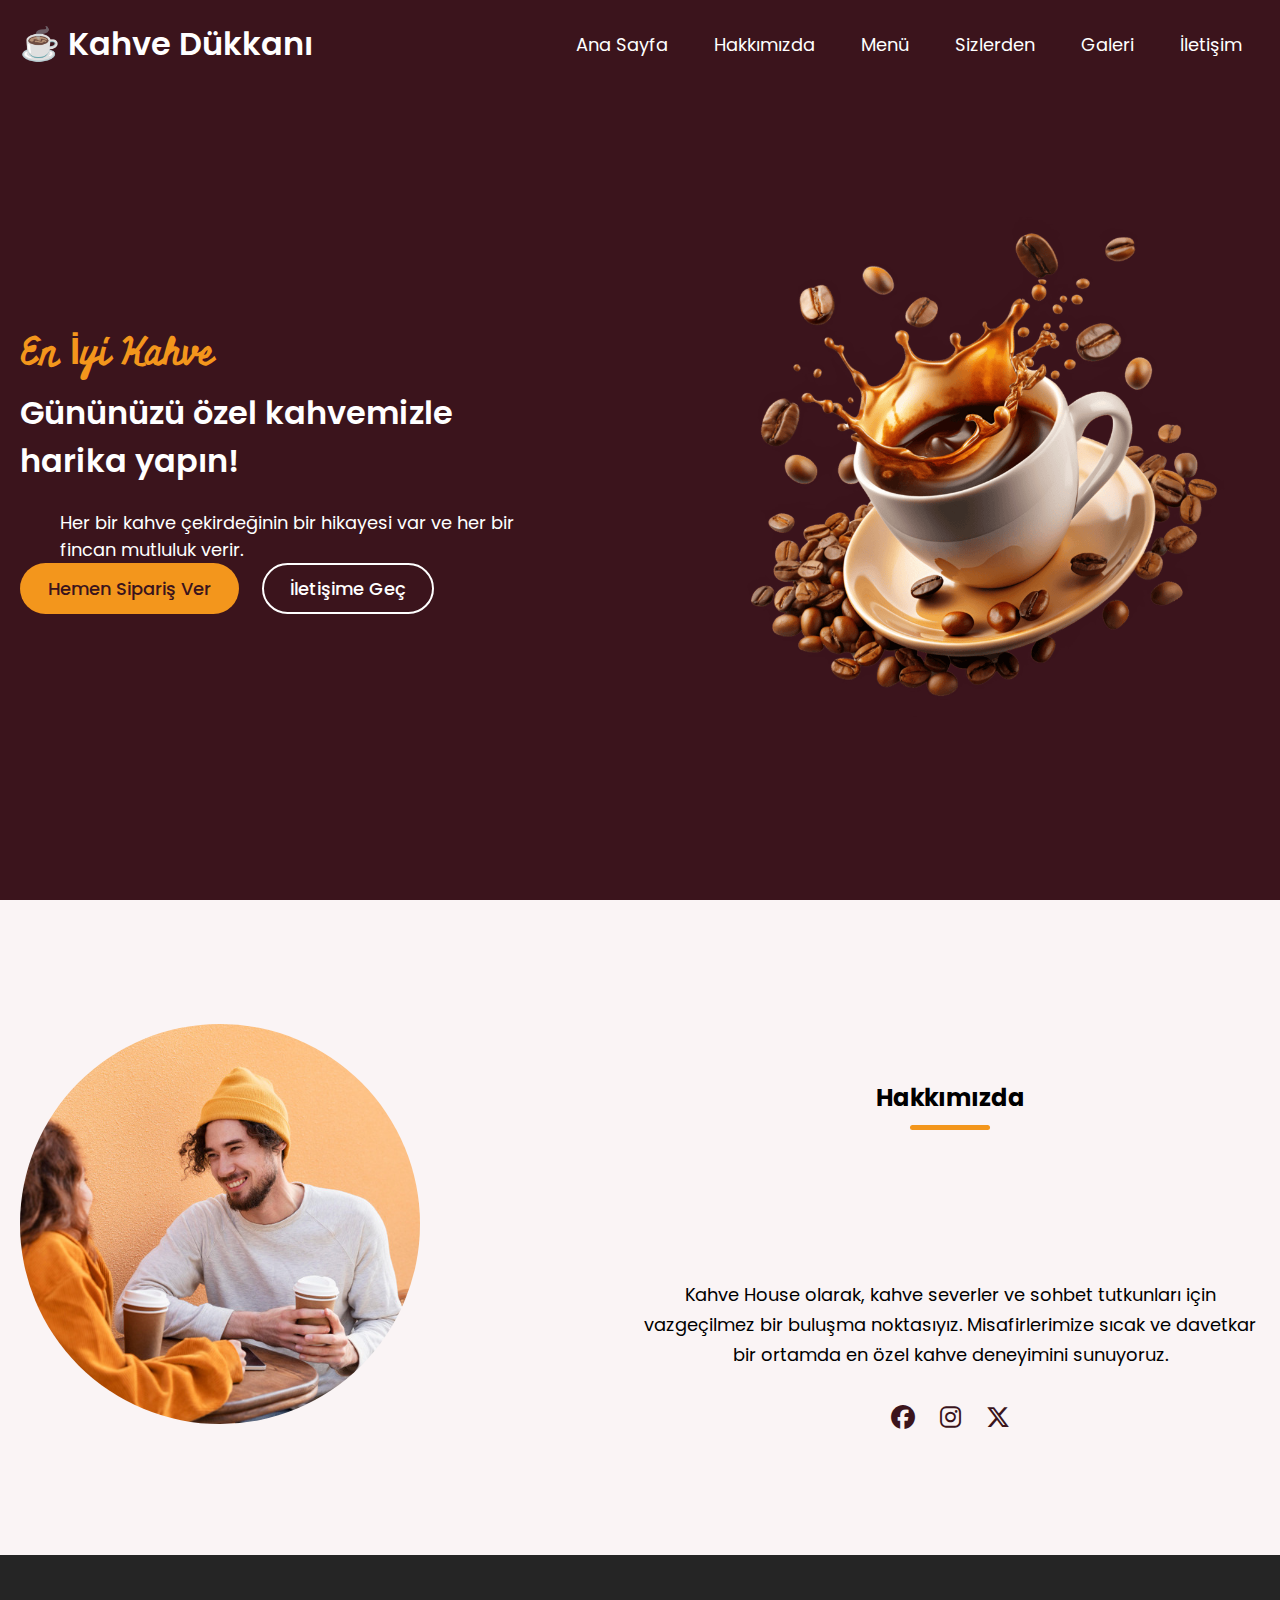
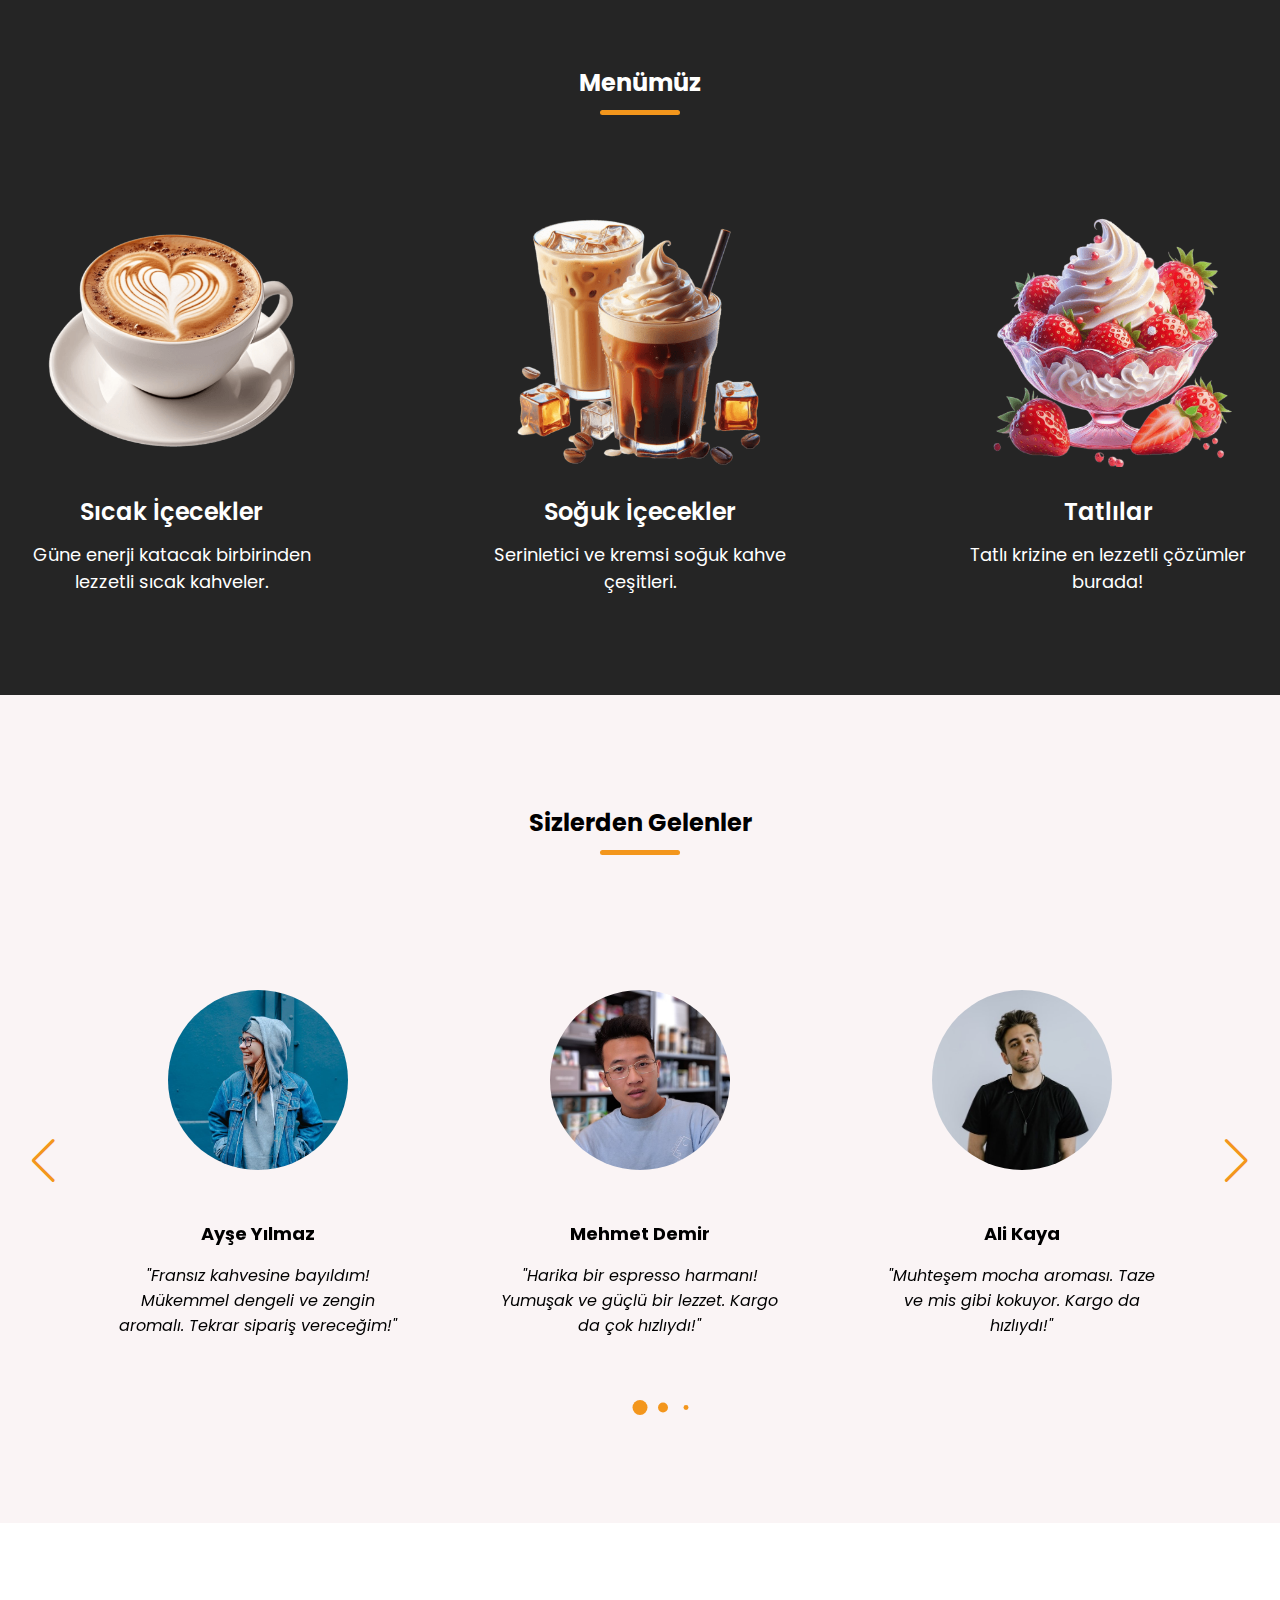
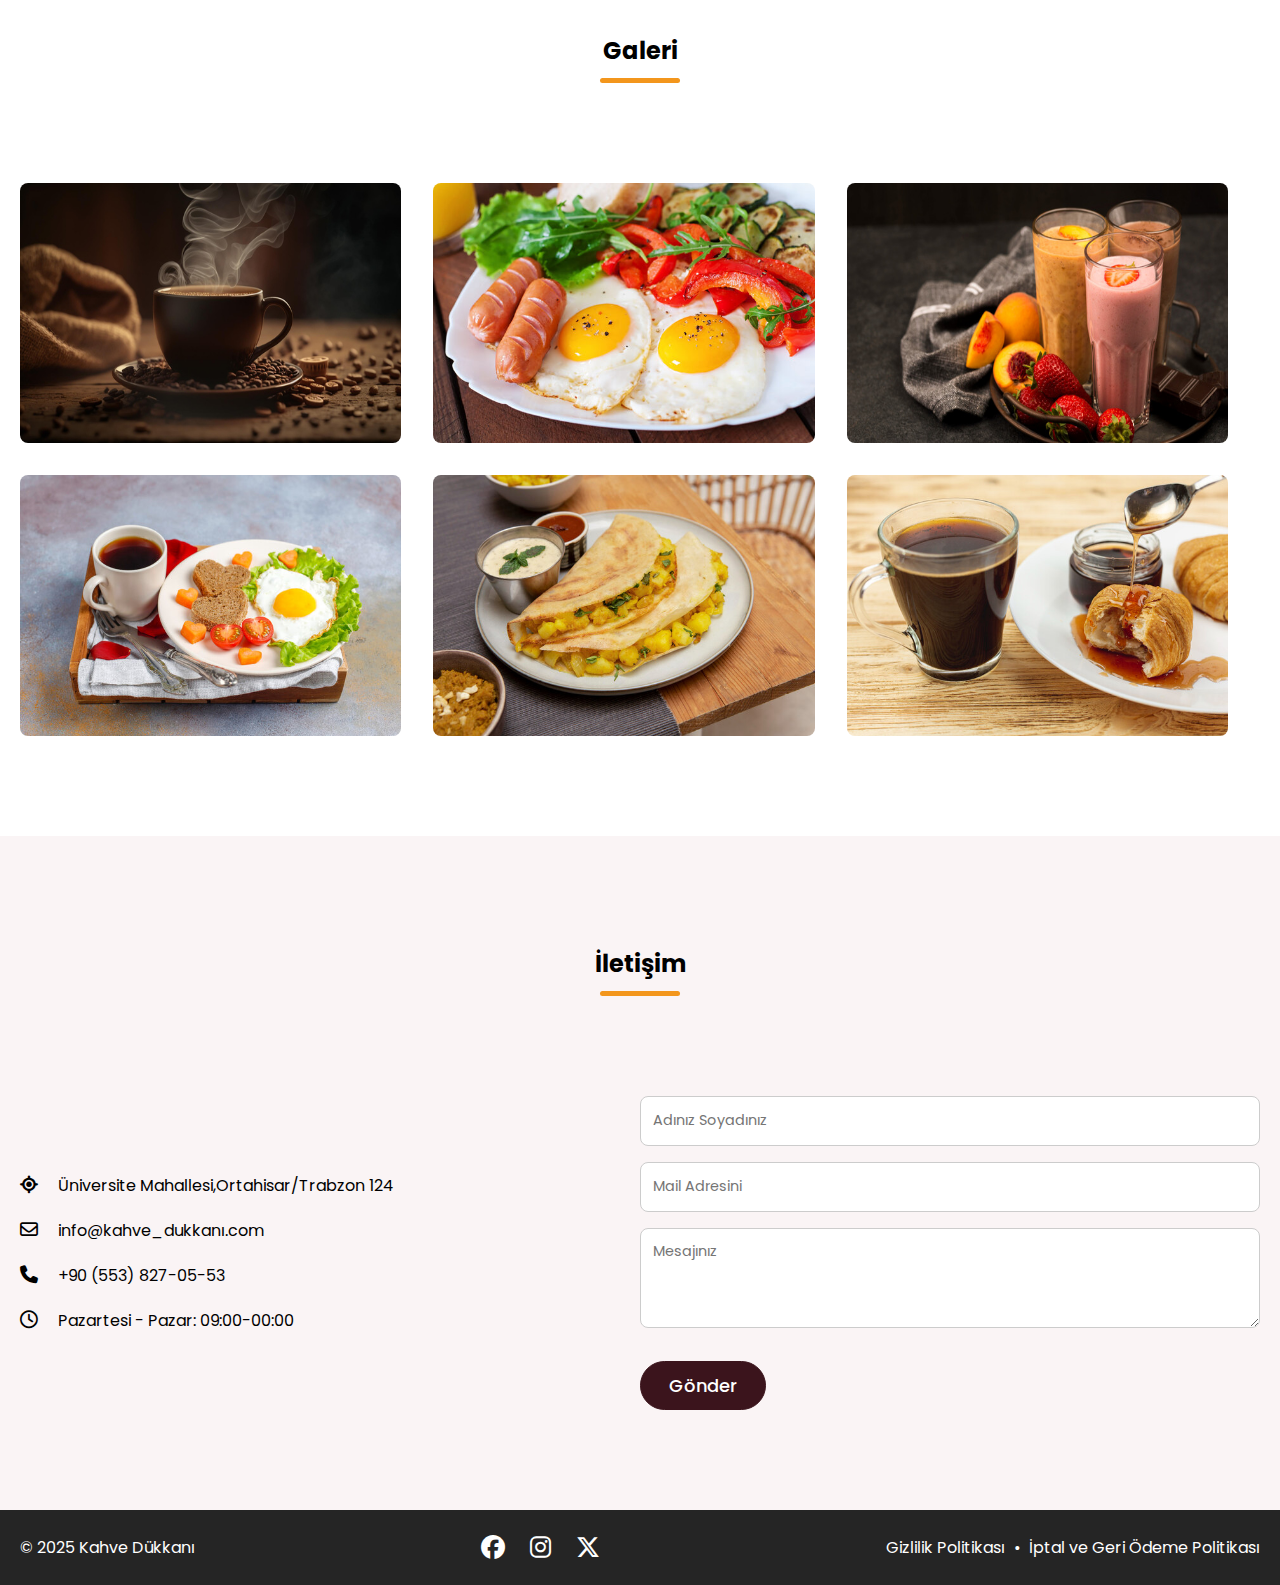
<file: index.html>
<!DOCTYPE html>
<html lang="tr">
  <head>
    <meta charset="UTF-8" />
    <meta name="viewport" content="width=device-width, initial-scale=1.0" />
    <title>Kahve Dükkanı</title>
    <link rel="stylesheet" href="https://cdnjs.cloudflare.com/ajax/libs/font-awesome/6.6.0/css/all.min.css" />
    <link rel="stylesheet" href="https://cdn.jsdelivr.net/npm/swiper@11/swiper-bundle.min.css" />
    <link rel="stylesheet" href="style.css" />
  </head>
  <body>
    <!-- Header / Navbar -->
    <header>
        <nav class="navbar">
          <a href="#" class="nav-logo">
            <h2 class="logo-text">☕ Kahve Dükkanı</h2>
          </a>
          <ul class="nav-menu">
            <button id="menu-close-button" class="fas fa-times"></button>
            <li class="nav-item">
              <a href="#" class="nav-link">Ana Sayfa</a>
            </li>
            <li class="nav-item">
              <a href="#about" class="nav-link">Hakkımızda</a>
            </li>
            <li class="nav-item">
              <a href="#menu" class="nav-link">Menü</a>
            </li>
            <li class="nav-item">
              <a href="#testimonials" class="nav-link">Sizlerden</a>
            </li>
            <li class="nav-item">
              <a href="#gallery" class="nav-link">Galeri</a>
            </li>
            <li class="nav-item">
              <a href="#contact" class="nav-link">İletişim</a>
            </li>
          </ul>
          <button id="menu-open-button" class="fas fa-bars"></button>
        </nav>
      </header>

      <!-- başlangıç Bölüm -->
      <main>
        <section class="hero-section">
            <div class="section-content">
                <div class="hero-details">
                    <h2 class="title">En İyi Kahve</h2>
                    <h3 class="subtitle">Gününüzü özel kahvemizle harika yapın!</h3>
                    <p class="description">Her bir kahve çekirdeğinin bir hikayesi var ve her bir fincan mutluluk verir.</p>

                    <div class="buttons">
                        <a href="#" class="button order-now">Hemen Sipariş Ver</a>
                        <a href="#contact" class="button contact-us">İletişime Geç</a>
                    </div>
                </div>
                <div class="hero-image-wrapper">
                    <img src="images/coffee-hero-section.png" alt="Kahve" class="hero-image">
                </div>
            </div>
        </section>

      <!-- Hakkımızda Bölümü -->
      <section class="about-section" id="about">
        <div class="section-content">
          <div class="about-image-wrapper">
            <img src="images/about-image.jpg" alt="Hakkımızda" class="about-image" />
          </div>
          <div class="about-details">
            <h2 class="section-title">Hakkımızda</h2>
            <p class="text">Kahve House olarak, kahve severler ve sohbet tutkunları için vazgeçilmez bir buluşma noktasıyız. Misafirlerimize sıcak ve davetkar bir ortamda en özel kahve deneyimini sunuyoruz.</p>
            <div class="social-link-list">
              <a href="#" class="social-link"><i class="fa-brands fa-facebook"></i></a>
              <a href="#" class="social-link"><i class="fa-brands fa-instagram"></i></a>
              <a href="#" class="social-link"><i class="fa-brands fa-x-twitter"></i></a>
            </div>
          </div>
        </div>
      </section>

      <!-- Menü Bölümü -->
      <section class="menu-section" id="menu">
        <h2 class="section-title">Menümüz</h2>
        <div class="section-content">
          <ul class="menu-list">
            <li class="menu-item">
              <img src="images/hot-beverages.png" alt="Sıcak İçecekler" class="menu-image" />
              <div class="menu-details">
                <h3 class="name">Sıcak İçecekler</h3>
                <p class="text">Güne enerji katacak birbirinden lezzetli sıcak kahveler.</p>
              </div>
            </li>
            <li class="menu-item">
              <img src="images/cold-beverages.png" alt="Soğuk İçecekler" class="menu-image" />
              <div class="menu-details">
                <h3 class="name">Soğuk İçecekler</h3>
                <p class="text">Serinletici ve kremsi soğuk kahve çeşitleri.</p>
              </div>
            </li>
            <li class="menu-item">
              <img src="images/desserts.png" alt="Tatlılar" class="menu-image" />
              <div class="menu-details">
                <h3 class="name">Tatlılar</h3>
                <p class="text">Tatlı krizine en lezzetli çözümler burada!</p>
              </div>
            </li>
          </ul>
        </div>
      </section>

      <!-- Testimonials section -->
      <section class="testimonials-section" id="testimonials">
        <h2 class="section-title">Sizlerden Gelenler</h2>
        <div class="section-content">
          <div class="slider-container swiper">
            <div class="slider-wrapper">
              <ul class="testimonials-list swiper-wrapper">
                <li class="testimonial swiper-slide">
                  <img src="images/user-1.jpg" alt="User" class="user-image" />
                  <h3 class="name">Ayşe Yılmaz</h3>
                  <i class="feedback">"Fransız kahvesine bayıldım! Mükemmel dengeli ve zengin aromalı. Tekrar sipariş vereceğim!"</i>
                </li>
                <li class="testimonial swiper-slide">
                  <img src="images/user-2.jpg" alt="User" class="user-image" />
                  <h3 class="name">Mehmet Demir</h3>
                  <i class="feedback">"Harika bir espresso harmanı! Yumuşak ve güçlü bir lezzet. Kargo da çok hızlıydı!"</i>
                </li>
                <li class="testimonial swiper-slide">
                  <img src="images/user-3.jpg" alt="User" class="user-image" />
                  <h3 class="name">Ali Kaya</h3>
                  <i class="feedback">"Muhteşem mocha aroması. Taze ve mis gibi kokuyor. Kargo da hızlıydı!"</i>
                </li>
                <li class="testimonial swiper-slide">
                  <img src="images/user-4.jpg" alt="User" class="user-image" />
                  <h3 class="name">Elif Şahin</h3>
                  <i class="feedback">"Mükemmel kalite! Taze çekirdekler ve hızlı teslimat. Kesinlikle tavsiye ederim."</i>
                </li>
                <li class="testimonial swiper-slide">
                  <img src="images/user-5.jpg" alt="User" class="user-image" />
                  <h3 class="name">Ahmet Çelik</h3>
                  <i class="feedback">"Denediğim en iyi kafeinsiz kahve! Yumuşak ve lezzetli. Hızlı teslim edildi."</i>
                </li>
              </ul>
              <div class="swiper-pagination"></div>
              <div class="swiper-slide-button swiper-button-prev"></div>
              <div class="swiper-slide-button swiper-button-next"></div>
            </div>
          </div>
        </div>
      </section>

      <!-- Galeri bölümü-->
      <section class="gallery-section" id="gallery">
        <h2 class="section-title">Galeri</h2>
        <div class="section-content">
          <ul class="gallery-list">
            <li class="gallery-item">
              <img src="images/gallery-1.jpg" alt="Gallery Image" class="gallery-image" />
            </li>
            <li class="gallery-item">
              <img src="images/gallery-2.jpg" alt="Gallery Image" class="gallery-image" />
            </li>
            <li class="gallery-item">
              <img src="images/gallery-3.jpg" alt="Gallery Image" class="gallery-image" />
            </li>
            <li class="gallery-item">
              <img src="images/gallery-4.jpg" alt="Gallery Image" class="gallery-image" />
            </li>
            <li class="gallery-item">
              <img src="images/gallery-5.jpg" alt="Gallery Image" class="gallery-image" />
            </li>
            <li class="gallery-item">
              <img src="images/gallery-6.jpg" alt="Gallery Image" class="gallery-image" />
            </li>
          </ul>
        </div>
      </section>

     <!-- İletişim BölümÜ -->
     <section class="contact-section" id="contact">
      <h2 class="section-title">İletişim</h2>
      <div class="section-content">
        <ul class="contact-info-list">
          <li class="contact-info">
            <i class="fa-solid fa-location-crosshairs"></i>
            <p>Üniversite Mahallesi,Ortahisar/Trabzon 124</p>
          </li>
          <li class="contact-info">
            <i class="fa-regular fa-envelope"></i>
            <p>info@kahve_dukkanı.com</p>
          </li>
          <li class="contact-info">
            <i class="fa-solid fa-phone"></i>
            <p>+90 (553) 827-05-53</p>
          </li>
          <li class="contact-info">
            <i class="fa-regular fa-clock"></i>
            <p>Pazartesi - Pazar: 09:00-00:00 </p>
          </li>
        </ul>
        <form action="#" class="contact-form">
          <input type="text" placeholder="Adınız Soyadınız" class="form-input" required />
          <input type="email" placeholder="Mail Adresini" class="form-input" required />
          <textarea placeholder="Mesajınız" class="form-input" required></textarea>
          <button type="submit" class="button submit-button">Gönder</button>
        </form>
      </div>
    </section>
    <!-- Footer Bölümü -->
    <footer class="footer-section">
      <div class="section-content">
        <p class="copyright-text">© 2025 Kahve Dükkanı</p>
        <div class="social-link-list">
          <a href="#" class="social-link"><i class="fa-brands fa-facebook"></i></a>
          <a href="#" class="social-link"><i class="fa-brands fa-instagram"></i></a>
          <a href="#" class="social-link"><i class="fa-brands fa-x-twitter"></i></a>
        </div>
        <p class="policy-text">
          <a href="#" class="policy-link">Gizlilik Politikası</a>
          <span class="separator">•</span>
          <a href="#" class="policy-link">İptal ve Geri Ödeme Politikası</a>
        </p>
      </div>
    </footer>
  </main>

    <!-- Linking Swiper script -->
    <script src="https://cdn.jsdelivr.net/npm/swiper@11/swiper-bundle.min.js"></script>
    <!-- Linking custom script -->
    <script src="script.js"></script>
  </body>
</html>
</file>
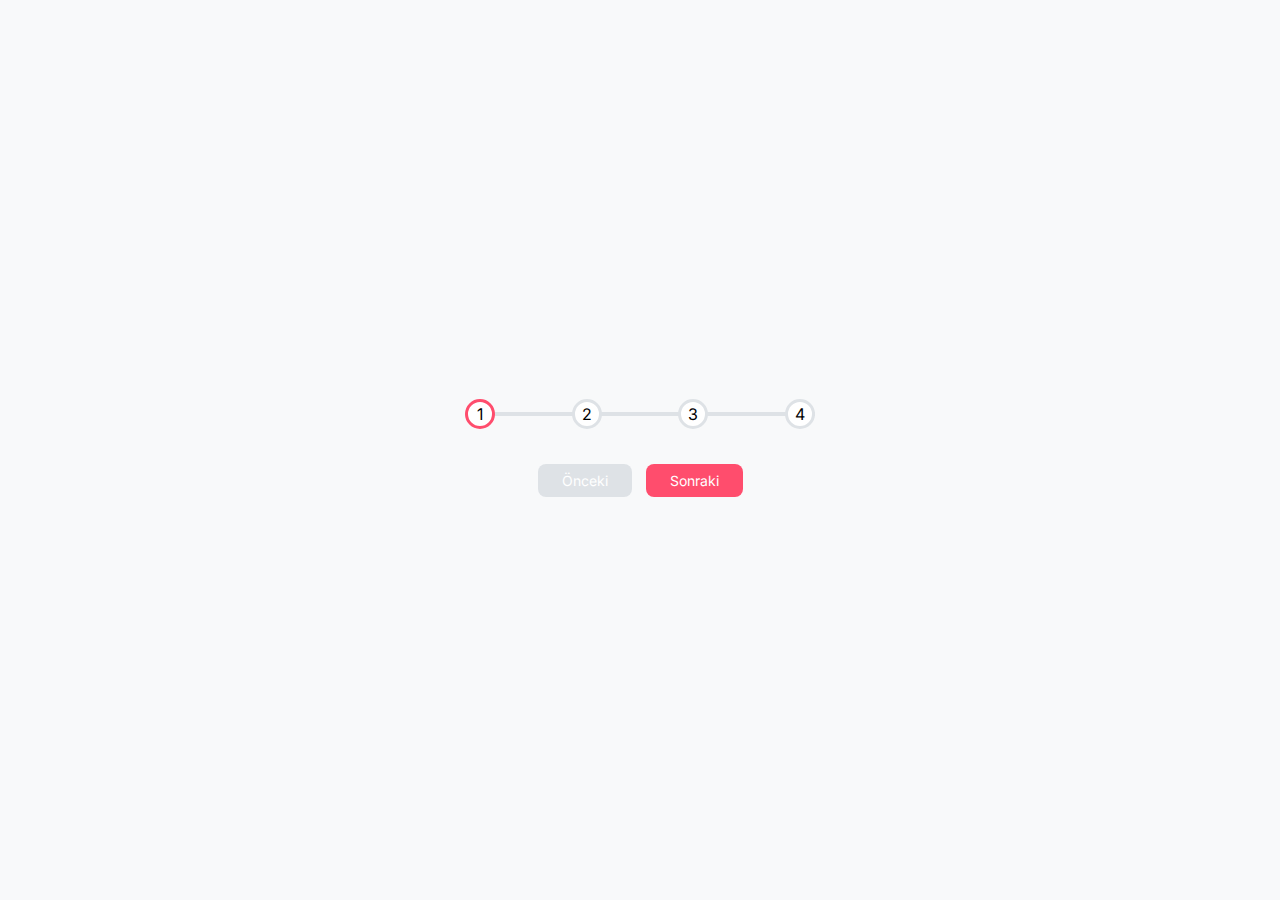
<file: 1-adım adım ilerleme/index.html>
<!DOCTYPE html>
<html lang="en">
<head>
    <meta charset="UTF-8">
    <meta http-equiv="X-UA-Compatible" content="IE=edge">
    <meta name="viewport" content="width=device-width, initial-scale=1.0"> 
    <link rel="stylesheet" href="styles.css">
    <title>Progress Steps</title>
</head>
<body>

    <div class="container">
        <div class="progress-container">
            <div class="progress" id="progress"></div>
            <div class="circle active">1</div>
            <div class="circle">2</div>
            <div class="circle">3</div>
            <div class="circle">4</div>
        </div>
        <button class="btn" id="prev" disabled>Önceki</button>
        <button class="btn" id="next">Sonraki</button>
    </div>

    <script src="app.js"></script>
</body>
</html>
</file>
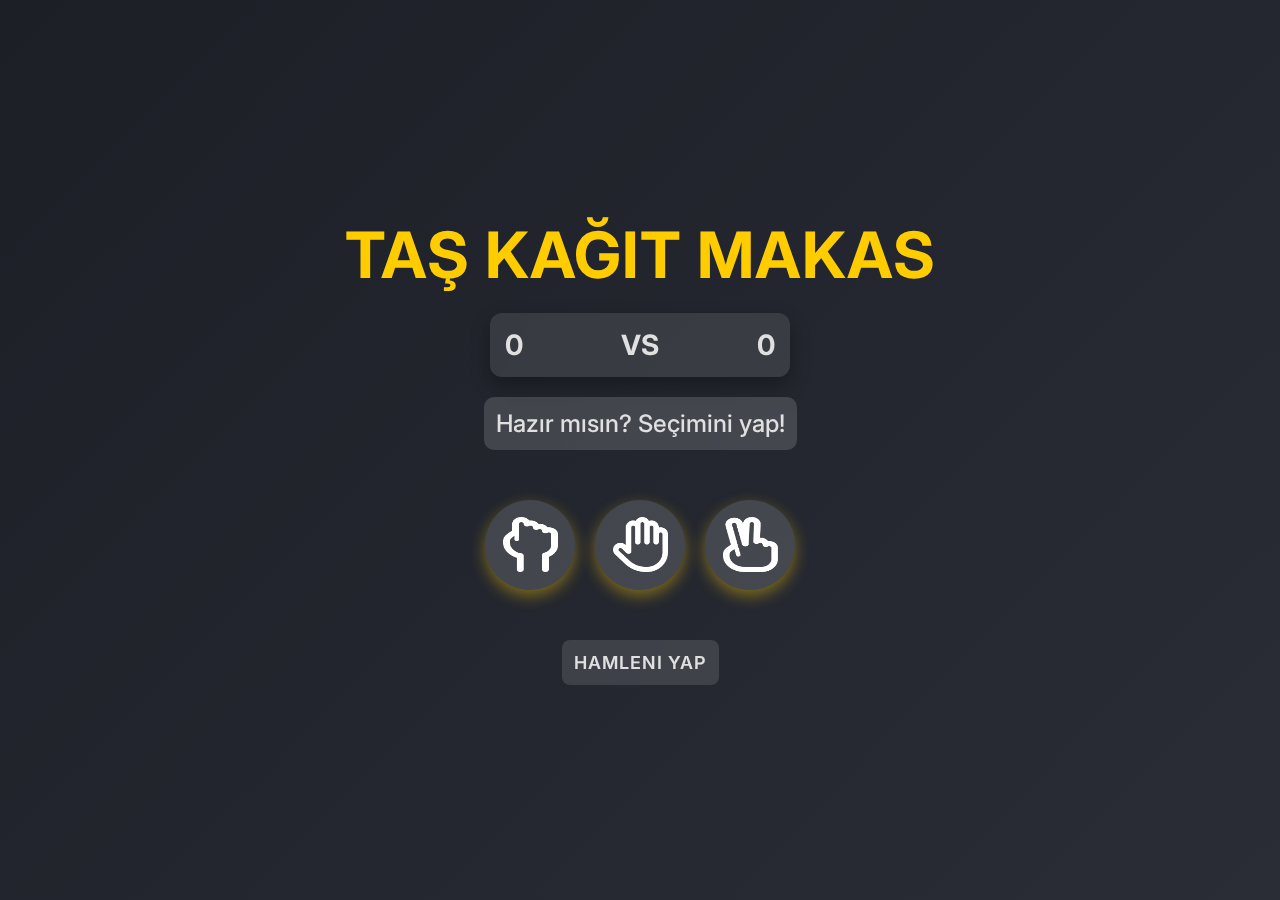
<file: 11-TAŞ KAĞIT MAKAS/index.html>
<!DOCTYPE html>
<html lang="en">
<head>
    <meta charset="UTF-8">
    <meta name="viewport" content="width=device-width, initial-scale=1.0">
    <title>Taş Kağıt Makas</title>
    <link rel="stylesheet" href="style.css">
</head>
<body>
    <header>
        <h1>Taş Kağıt Makas</h1>
    </header>
    
    <div class="score-board">
        <div class="score"><span id="user-score">0</span></div>
        <div class="vs">VS</div>
        <div class="score"><span id="computer-score">0</span></div>
    </div>
    
    <div class="result">
        <p>Hazır mısın? Seçimini yap!</p>
    </div>
    
    <div class="choices">
        <button id="rock" class="choice">
            <img src="images/rock.png" alt="Taş">
        </button>
        <button id="paper" class="choice">
            <img src="images/paper.png" alt="Kağıt">
        </button>
        <button id="scissors" class="choice">
            <img src="images/scissors.png" alt="Makas">
        </button>
    </div>
    
    <p id="action-message">Hamleni Yap</p>
    
    <script src="app.js"></script>
</body>
</html>
</file>
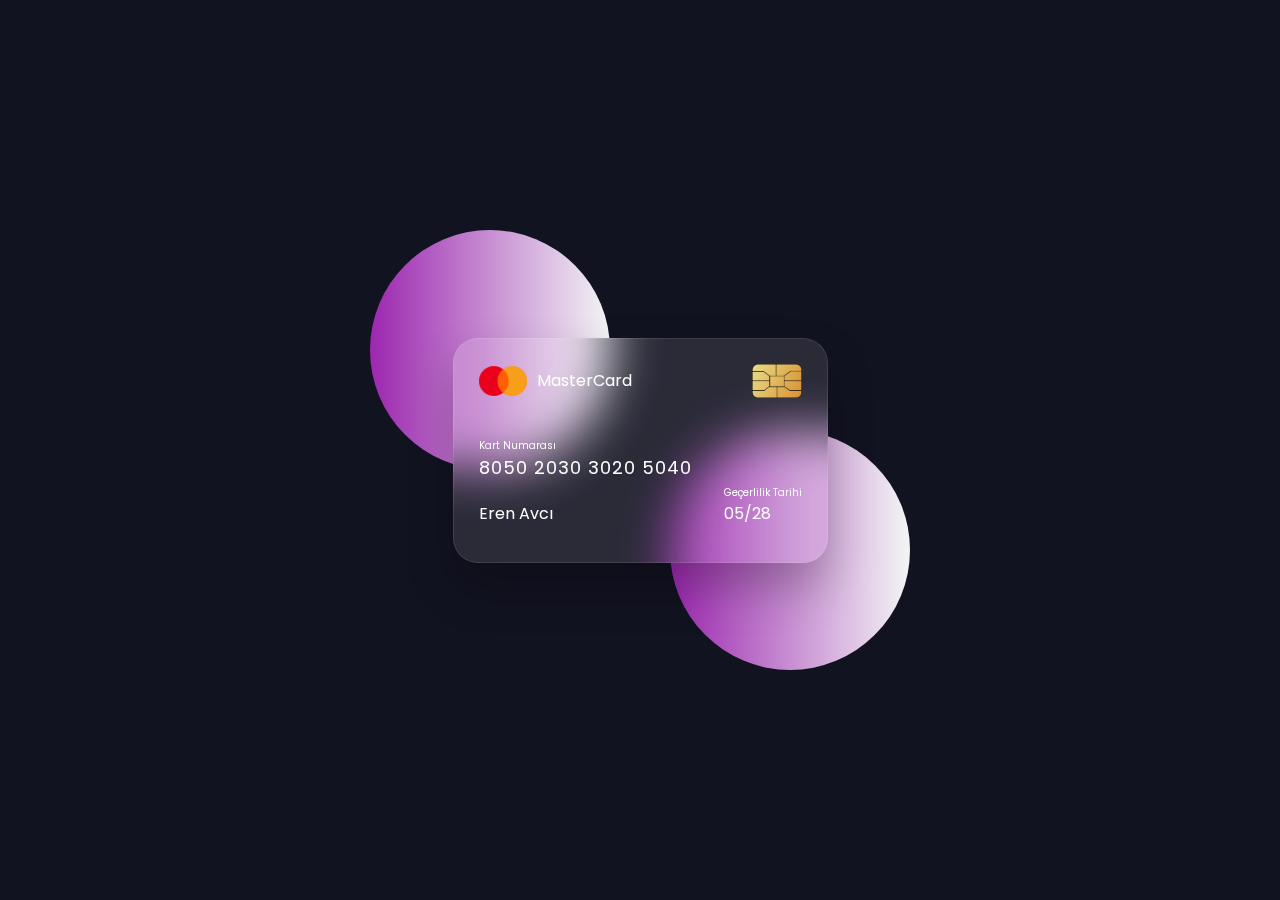
<file: 12-Flipping Credit Card/index.html>
<!DOCTYPE html>
<html lang="tr">
<head>
    <meta charset="UTF-8">
    <meta name="viewport" content="width=device-width, initial-scale=1.0">
    <title>Kredi Kartı</title>
    <link rel="stylesheet" href="style.css">
</head>
<body>
    <section>
      <div class="container">
        <div class="card front-face">
          <header>
            <span class="logo">
              <img src="images/logo.png" alt="" />
              <h5>MasterCard</h5>
            </span>
            <img src="images/chip.png" alt="" class="chip" />
          </header>

                <div class="card-details">
                    <div class="name-number">
                        <h6>Kart Numarası</h6>
                        <h5 class="number">8050 2030 3020 5040</h5>
                        <h5 class="name">Eren Avcı</h5>
                    </div>
                    
                    <div class="valid-date">
                        <h6>Geçerlilik Tarihi</h6>
                        <h5>05/28</h5>
                    </div>
                </div>
            </div>

            <div class="card back-face">
                <h6>
                    Müşteri hizmetleri için +977 4343 3433 numaralı telefonu arayabilir veya
                    mastercard@gmail.com adresine e-posta gönderebilirsiniz.               
                </h6>
                <span class="magnetic-strip"></span>
        <div class="signature"><i>005</i></div>
        <h5>
          Lorem ipsum dolor sit amet, consectetur adipisicing elit. Officia
          maiores sed doloremque nesciunt neque beatae voluptatibus doloribus.
          Libero et quis magni magnam nihil temporibus? Facere consectetur
          dolore reiciendis et veniam.
        </h5>
      </div>
    </div>
  </section>
</html>
</file>
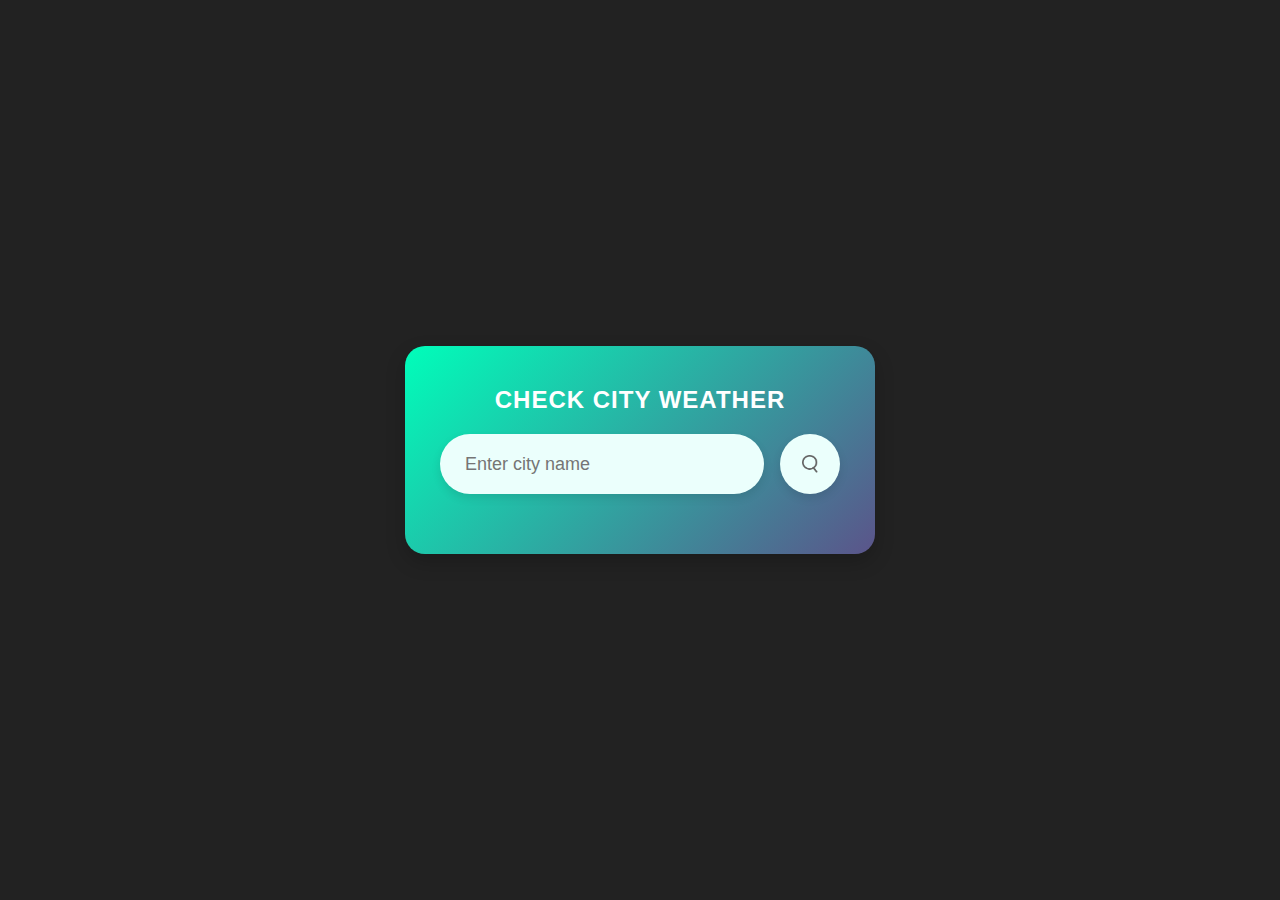
<file: 13weather app/index.html>
<!DOCTYPE html>
<html lang="en">
  <head>
    <meta charset="UTF-8">
    <meta name="viewport" content="width=device-width, initial-scale=1.0">
    <title>Online Weather Application</title>
    <link rel="stylesheet" href="style.css">
  </head>
  <body>
    <div class="card">
      <h1 class="title">Check City Weather</h1>
      <div class="search">
        <input type="text" placeholder="Enter city name" spellcheck="false">
        <button><img src="images/search.png"></button>
      </div>
      <div class="error">
        <p>Invalid city name</p>
      </div>
      <div class="weather">
        <img src="images/rain.png" alt="weather icon" class="weather-icon">
        <h1 class="temp">20°C</h1>
        <h2 class="city">New York</h2>
        <div class="details">
          <div class="col">
            <img src="images/humidity.png" alt="humidity icon">
            <div>
              <p class="humidity">50%</p>
              <p>Humidity</p>
            </div>
          </div>
          <div class="col">
            <img src="images/wind.png" alt="wind icon">
            <div>
              <p class="wind">15 KM/H</p>
              <p>Wind Speed</p>
            </div>
          </div>
        </div>

      </div>
    </div>
    <script>
      const apiKey = "312abfd953c970ceaf81f671079f6e22";
      const apiUrl = "https://api.openweathermap.org/data/2.5/weather?units=metric&q=";
      const searchBox = document.querySelector(".search input");
      const searchBtn = document.querySelector(".search button");
      const weatherIcon = document.querySelector(".weather-icon");

      async function checkWeather(city){
        const response = await fetch(apiUrl + city + `&appid=${apiKey}`);
        
        if(response.status == 404){
          document.querySelector(".error").style.display = "block";
          document.querySelector(".weather").style.display = "none";
        }else{
          //variable data contains all weather information from apiUrl
          var data = await response.json(); //object that contains method for parsing values and convert values to JSON

          //queryselector returns first element within document that matches specified selector, if no matches are found null is returned
          //innerHTML = gets/sets HTML markup contained within the element
          //in this case it will search for the class city, select the h2 element and replace the city name
          document.querySelector(".city").innerHTML = data.name;
          document.querySelector(".temp").innerHTML = Math.round(data.main.temp) + "°C";
          document.querySelector(".humidity").innerHTML = data.main.humidity + "%";
          document.querySelector(".wind").innerHTML = data.wind.speed + "km/h";
        
          if(data.weather[0].main == "Clouds")
          {
            weatherIcon.src = src = "images/clouds.png";
          }
          else if(data.weather[0].main == "Clear"){
            weatherIcon.src = src = "images/clear.png";
          }
          else if(data.weather[0].main == "Rain"){
            weatherIcon.src = src = "images/rain.png";
          }
          else if(data.weather[0].main == "Drizzle"){
            weatherIcon.src = src = "images/drizzle.png";
          }
          else if(data.weather[0].main == "Mist"){
            weatherIcon.src = src = "images/mist.png";
          }
          else if(data.weather[0].main == "Snow"){
            weatherIcon.src = src = "images/snow.png";
          }
          else{
            weatherIcon.src = src = "images/wind.png";
          }

          document.querySelector(".weather").style.display = "block"; // block the display element -> display weather
          document.querySelector(".error").style.display = "none"; 
        }
      }

      searchBtn.addEventListener("click", ()=>{
        checkWeather(searchBox.value);
      })
    </script>
  </body>
</html>
</file>
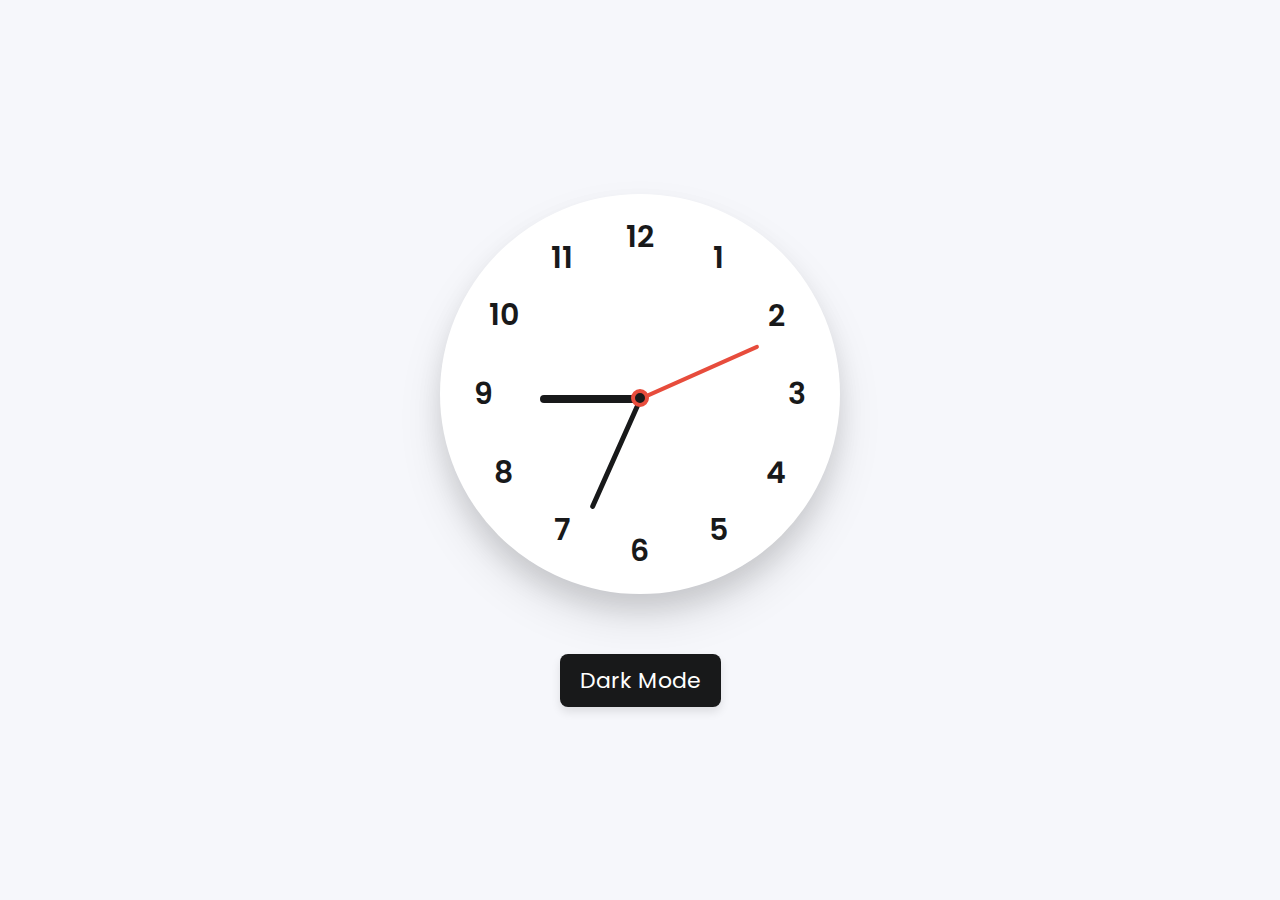
<file: 2-Analog Saat/index.html>
<!DOCTYPE html>
<!-- Coding By CodingNepal - codingnepalweb.com -->
<html lang="en">
  <head>
    <meta charset="UTF-8" />
    <meta http-equiv="X-UA-Compatible" content="IE=edge" />
    <meta name="viewport" content="width=device-width, initial-scale=1.0" />
    <title>Analog Clock JavaScript</title>
    <link rel="stylesheet" href="style.css" />
    <script src="script.js" defer></script>
  </head>
  <body>
    <div class="container">
      <div class="clock">
        <label style="--i: 1"><span>1</span></label>
        <label style="--i: 2"><span>2</span></label>
        <label style="--i: 3"><span>3</span></label>
        <label style="--i: 4"><span>4</span></label>
        <label style="--i: 5"><span>5</span></label>
        <label style="--i: 6"><span>6</span></label>
        <label style="--i: 7"><span>7</span></label>
        <label style="--i: 8"><span>8</span></label>
        <label style="--i: 9"><span>9</span></label>
        <label style="--i: 10"><span>10</span></label>
        <label style="--i: 11"><span>11</span></label>
        <label style="--i: 12"><span>12</span></label>
        <div class="indicator">
          <span class="hand hour"></span>
          <span class="hand minute"></span>
          <span class="hand second"></span>
        </div>
      </div>
      <div class="mode-switch">Dark Mode</div>
    </div>
  </body>
</html>
</file>
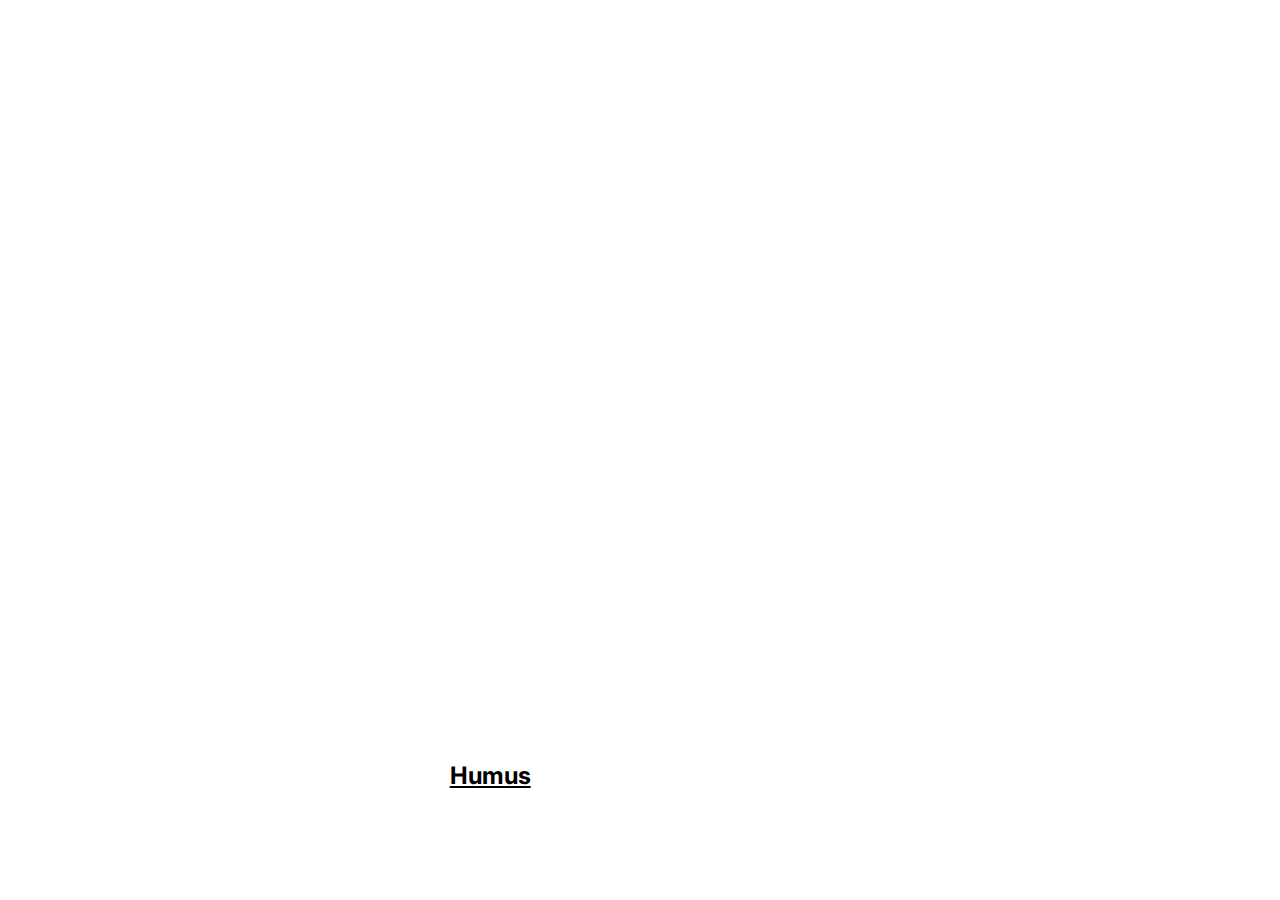
<file: 3-ANİMASYONLU AÇILAN KARTLAR/index.html>
<!DOCTYPE html>
<html lang="en">
<head>
    <meta charset="UTF-8">
    <meta http-equiv="X-UA-Compatible" content="IE=edge">
    <meta name="viewport" content="width=device-width, initial-scale=1.0">
    <link rel="stylesheet" href="styles.css">
    <title>Expanding Cards</title>
</head>
<body>

    <div class="container">
        <div class="panel active" style="background-image: url('https://cdn.yemek.com/mnresize/940/940/uploads/2015/09/humus-guncelleme-sunum-2.jpg');">
            <h3>Humus</h3>
        </div>
        <div class="panel" style="background-image: url('https://cdn.ye-mek.net/App_UI/Img/out/650/2016/07/babagannus-resimli-yemek-tarifi(11).jpg');">
            <h3>Babagannus</h3>
        </div>
        <div class="panel" style="background-image: url('https://img-s1.onedio.com/id-5419792dbd91753f1174225f/rev-0/w-635/f-jpg/s-06102007b3baadc508c923574e6d92857ab0e203.jpg')">
            <h3>Tarator</h3>
        </div>
        <div class="panel" style="background-image: url('https://cdn.yemek.com/mnresize/940/940/uploads/2014/11/muhammara-one-cikan.jpg'); ">
            <h3>Muhammara</h3>
        </div>
        <div class="panel" style="background-image: url('https://img-s2.onedio.com/id-54251fd54a693a2259536a57/rev-0/w-635/f-jpg/s-0149c4cedf6d8cb928c87a4e73d439cc2a9a4b49.jpg')">
            <h3>Tarama</h3>
        </div>
    </div>

    <script src="app.js"></script>
</body>
</html>
</file>
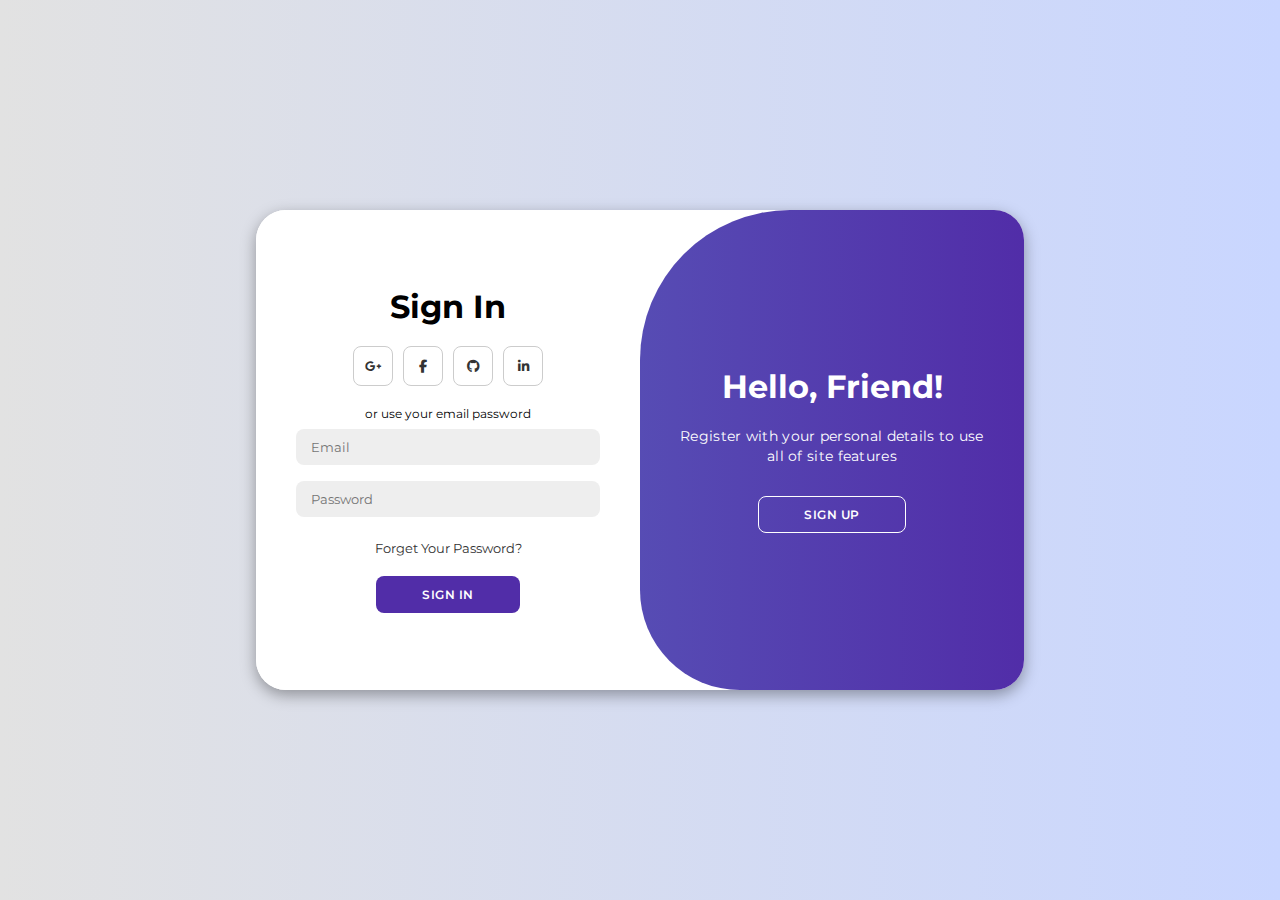
<file: 5-ANİMATED LOGİN/index.html>
<!DOCTYPE html>
<html lang="en">

<head>
    <meta charset="UTF-8">
    <meta name="viewport" content="width=device-width, initial-scale=1.0">
    <link rel="stylesheet" href="https://cdnjs.cloudflare.com/ajax/libs/font-awesome/6.4.2/css/all.min.css">
    <link rel="stylesheet" href="styles.css">
    <title>Modern Login Page | AsmrProg</title>
</head>

<body>

    <div class="container" id="container">
        <div class="form-container sign-up">
            <form>
                <h1>Create Account</h1>
                <div class="social-icons">
                    <a href="#" class="icon"><i class="fa-brands fa-google-plus-g"></i></a>
                    <a href="#" class="icon"><i class="fa-brands fa-facebook-f"></i></a>
                    <a href="#" class="icon"><i class="fa-brands fa-github"></i></a>
                    <a href="#" class="icon"><i class="fa-brands fa-linkedin-in"></i></a>
                </div>
                <span>or use your email for registeration</span>
                <input type="text" placeholder="Name">
                <input type="email" placeholder="Email">
                <input type="password" placeholder="Password">
                <button>Sign Up</button>
            </form>
        </div>
        <div class="form-container sign-in">
            <form>
                <h1>Sign In</h1>
                <div class="social-icons">
                    <a href="#" class="icon"><i class="fa-brands fa-google-plus-g"></i></a>
                    <a href="#" class="icon"><i class="fa-brands fa-facebook-f"></i></a>
                    <a href="#" class="icon"><i class="fa-brands fa-github"></i></a>
                    <a href="#" class="icon"><i class="fa-brands fa-linkedin-in"></i></a>
                </div>
                <span>or use your email password</span>
                <input type="email" placeholder="Email">
                <input type="password" placeholder="Password">
                <a href="#">Forget Your Password?</a>
                <button>Sign In</button>
            </form>
        </div>
        <div class="toggle-container">
            <div class="toggle">
                <div class="toggle-panel toggle-left">
                    <h1>Welcome Back!</h1>
                    <p>Enter your personal details to use all of site features</p>
                    <button class="hidden" id="login">Sign In</button>
                </div>
                <div class="toggle-panel toggle-right">
                    <h1>Hello, Friend!</h1>
                    <p>Register with your personal details to use all of site features</p>
                    <button class="hidden" id="register">Sign Up</button>
                </div>
            </div>
        </div>
    </div>

    <script src="script.js"></script>
</body>

</html>
</file>
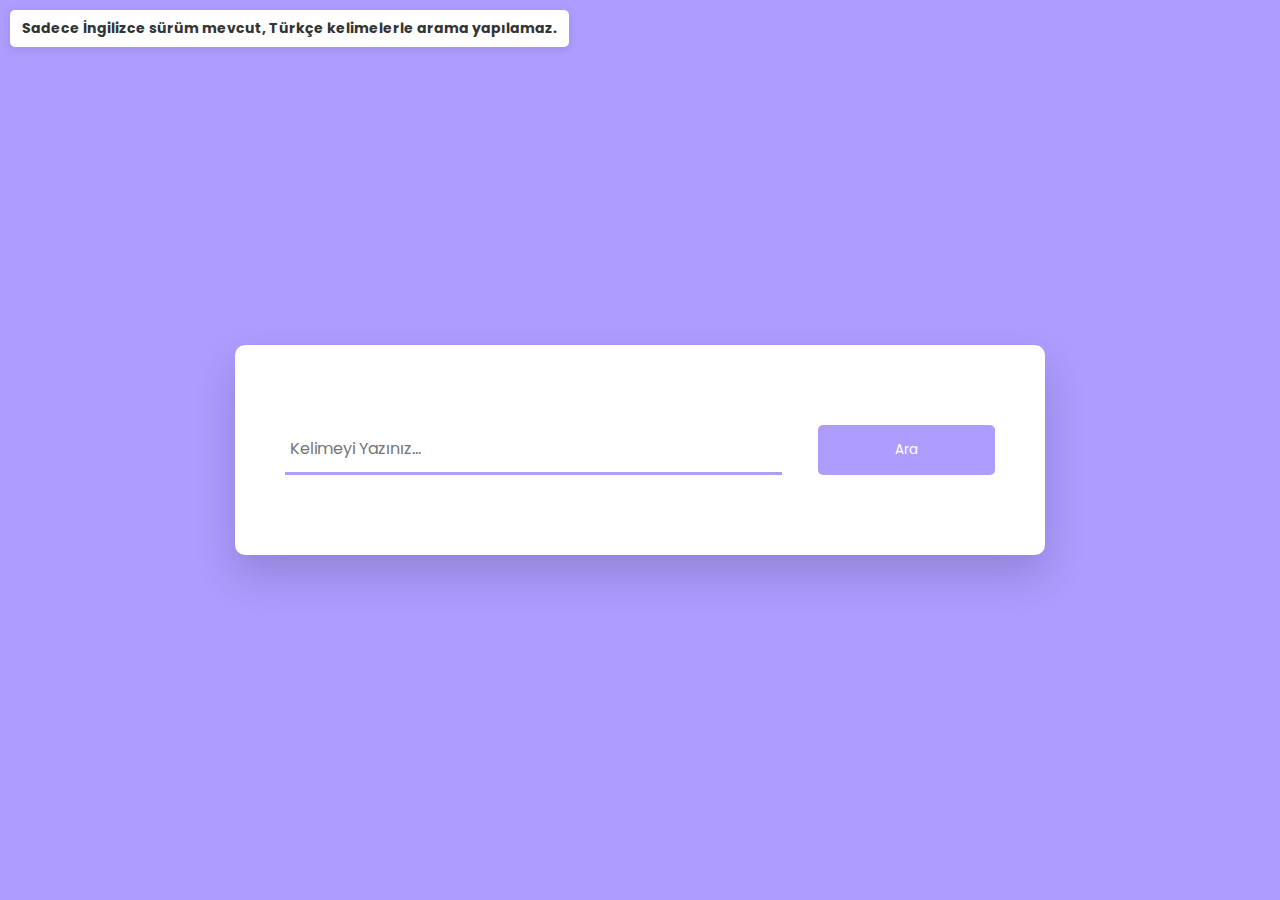
<file: 6-Dictionary App/index.html>
<!DOCTYPE html>
<html lang="en">
<head>
    <meta name="viewport" content="width=device-width, initial-scale=1.0" />
    <!-- Font Awesome -->
    <link
        rel="stylesheet"
        href="https://cdnjs.cloudflare.com/ajax/libs/font-awesome/5.15.4/css/all.min.css"
    />
    <!-- Google Fonts -->
    <link
        href="https://fonts.googleapis.com/css2?family=Poppins&display=swap"
        rel="stylesheet"
    />
    <!-- Stylesheet -->
    <link rel="stylesheet" href="styles.css" />
    <title>Dictionary</title>
</head>
<body>
    <div class="warning">
        Sadece İngilizce sürüm mevcut, Türkçe kelimelerle arama yapılamaz.
    </div>
    <audio id="sound"></audio>
    <div class="container">
        <div class="search-box">
            <input 
            type="text"
            placeholder="Kelimeyi Yazınız..."
            id="inp-word"
            />
            <button id="search-btn">Ara</button>
        </div>
        <div class="result" id="result"></div>
    </div>

    <script src="app.js"></script>
</body>
</html>
</file>
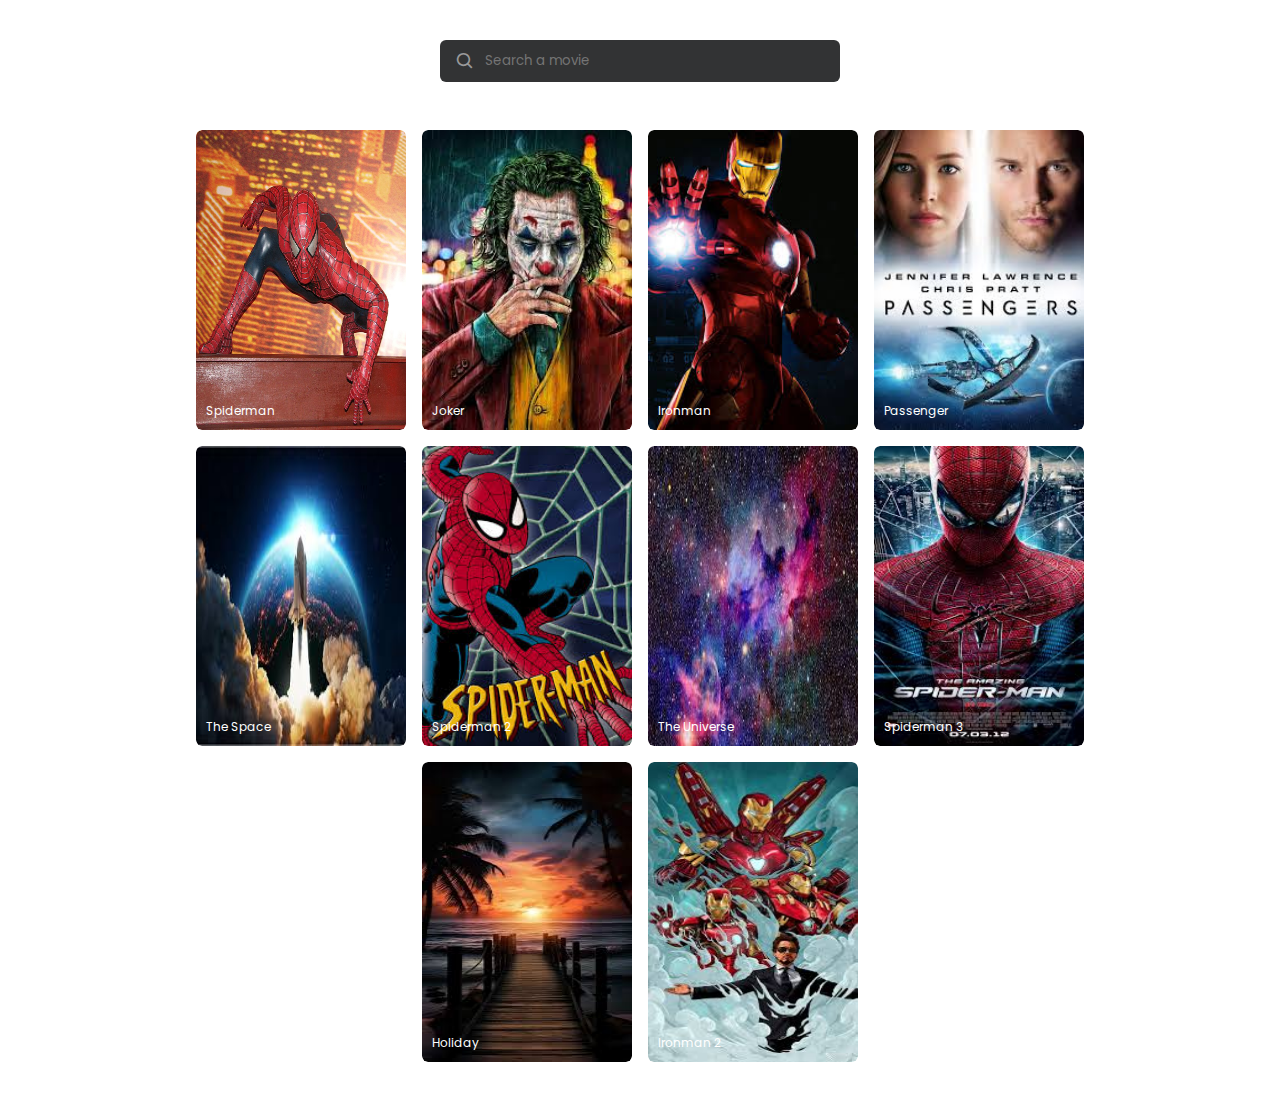
<file: 8-İmage Gallery/index.html>
<!DOCTYPE html>
<!-- Coding By CodingNepal - codingnepalweb.com -->
<html lang="en">
<head>
    <meta charset="UTF-8">
    <meta http-equiv="X-UA-Compatible" content="IE=edge">
    <meta data-name="viewport" content="width=device-width, initial-scale=1.0">
    
    <!----======== CSS ======== -->
    <link rel="stylesheet" href="style.css">
    
    <!--===== Boxicons CSS =====-->
    <link href='https://unpkg.com/boxicons@2.1.1/css/boxicons.min.css' rel='stylesheet'>
    <title>Image Gallery with Search Box</title>
</head>
<body>
    <div class="container">
        <div class="search-box">
            <i class="bx bx-search"></i>
            <input type="text" placeholder="Search a movie">
        </div>
        <div class="images">
            <div class="image-box" data-name="spiderman">
                <img src="images/Spiderman.JPG" alt="">
                <h6>spiderman</h6>
            </div>
            <div class="image-box" data-name="joker">
                <img src="images/joker.jpeg" alt="">
                <h6>joker</h6>
            </div>
            <div class="image-box" data-name="ironman">
                <img src="images/ironmanü.jpeg" alt="">
                <h6>ironman</h6>
            </div>
            <div class="image-box" data-name="passenger">
                <img src="images/passenger.jpeg" alt="">
                <h6>passenger</h6>
            </div>
            <div class="image-box" data-name="space">
                <img src="images/space.jpeg" alt="">
                <h6>the space</h6>
            </div>
            <div class="image-box" data-name="spiderman">
                <img src="images/spiderman2.jpeg" alt="">
                <h6>spiderman 2</h6>
            </div>
            <div class="image-box" data-name="universe">
                <img src="images/universe.jpeg" alt="">
                <h6>the universe</h6>
            </div>
            <div class="image-box" data-name="spiderman">
                <img src="images/spiderman3.jpeg" alt="">
                <h6>spiderman 3</h6>
            </div>
            <div class="image-box" data-name="holiday">
                <img src="images/holiday.jpeg" alt="">
                <h6>holiday</h6>
            </div>
            <div class="image-box" data-name="ironman">
                <img src="images/ironman2.jpeg" alt="">
                <h6>ironman 2</h6>
            </div>
        </div>
    </div>
    <script src="app.js"></script>
</body>
</html>
</file>
<file: style.css>
@import url('https://fonts.googleapis.com/css2?family=Miniver&family=Poppins:ital,wght@0,400;0,500;0,600;0,700;1,400&display=swap');

*{
    padding: 0;
    margin: 0;
    box-sizing: border-box;
    font-family: "Poppins",sans-serif;
}

:root {
    /* Colors */
    --white-color: #fff;
    --dark-color: #252525;
    --primary-color: #3b141c;
    --secondary-color: #f3961c;
    --light-pink-color: #faf4f5;
    --medium-gray-color: #ccc;
    /* Font size */
    --font-size-s: 0.9rem;
    --font-size-n: 1rem;
    --font-size-m: 1.12rem;
    --font-size-l: 1.5rem;
    --font-size-xl: 2rem;
    --font-size-xxl: 2.3rem;
    /* Font weight */
    --font-weight-normal: 400;
    --font-weight-medium: 500;
    --font-weight-semibold: 600;
    --font-weight-bold: 700;
    /* Border radius */
    --border-radius-s: 8px;
    --border-radius-m: 30px;
    --border-radius-circle: 50%;
    /* Site max width */
    --site-max-width: 1300px;
  }

  html{
    scroll-behavior: smooth;
  }

  ul{
    list-style: none;
  }

  a{
    text-decoration: none;
  }

  button{
    cursor: pointer;
    background: none;
    border: none;
  }

  img{
    width: 100%;
  }

  :where(section,footer) .section-content{
    margin: 0 auto;
    padding: 0 20px;
    max-width: var(--site-max-width);
  }

  section .section-title{
    text-align: center;
    padding: 60px 0 100px;
  }

  section .section-title::after{
    content: "";
    width: 80px;
    height: 5px;
    display: block;
    margin: 10px auto 0;
    background-color: var(--secondary-color);
    border-radius: var(--border-radius-s);
  }

  /*Navbar-styling*/
  header{
    z-index: 5;
    width: 100%;
    position: fixed;
    background: var(--primary-color);
  }

  header .navbar{
    display: flex;
    padding: 20px;
    align-items: center;
    margin: 0 auto;
    justify-content: space-between;
    max-width: var(--site-max-width);
  }

  .navbar .nav-logo .logo-text {
    color: var(--white-color);
    font-size: var(--font-size-xl);
    font-weight: var(--font-weight-semibold);
  }
  
  .navbar .nav-menu{
    gap: 10px;
    display: flex;
  }

  .navbar .nav-menu .nav-link{
    padding: 10px 18px;
    color: var(--white-color);
    font-size: var(--font-size-m);
    border-radius: var(--border-radius-m);
    transition: 0.3s ease;
  }

  .navbar .nav-menu .nav-link:hover {
    color: var(--primary-color);
    background: var(--secondary-color);
  }
  .navbar :where(#menu-open-button, #menu-close-button) {
    display: none;
  }

/*başlangıç stil*/
.hero-section {
    min-height: 100vh;
    background: var(--primary-color);
  }

.hero-section .section-content{
    display: flex;
    padding-top: 40px;
    align-items: center;
    min-height: 100vh;
    justify-content: space-between;
}

.hero-section .hero-details{
    color: var(--white-color);
}

.hero-section .hero-details .title{
    font-size: var(--font-size-xxl);
    color: var(--secondary-color);
    font-family: "Miniver", sans-serif;
}

.hero-section .hero-details .subtitle{
    margin-top: 8px;
    max-width: 70%;
    font-size: var(--font-size-xl);
    font-weight: var(--font-weight-semibold);
}

.hero-section .hero-details .description{
    max-width: 70%;
    margin: 24px 0 0 40px;
    font-size: var(--font-size-m);
}

.hero-section .hero-details .buttons {
    display: flex;
    gap: 23px;
  }

.hero-section .hero-details .button{
    padding: 10px 26px;
    display: block;
    border: 2px solid transparent;
    border-radius: var(--border-radius-m);
    background: var(--secondary-color);
    color: var(--primary-color);
    font-size: var(--font-size-m);
    font-weight: var(--font-weight-medium);
    transition: 0.3s ease;
  }

.hero-section .hero-details .button:hover,
.hero-section .hero-details .button.contact-us {
  color: var(--white-color);
  border-color: var(--white-color);
  background: transparent;
}
.hero-section .hero-details .button.contact-us:hover {
  color: var(--primary-color);
  background: var(--secondary-color);
  border-color: var(--secondary-color);
}
.hero-section .hero-image-wrapper {
  max-width: 500px;
  margin-right: 30px;
}

/* hakkımızda bölümü*/
.about-section{
    padding: 120px 0;
    background: var(--light-pink-color);
}

.about-section .section-content{
    display: flex;
    gap: 50px;
    align-items: center;
    justify-content: space-between;
}

.about-section .about-image-wrapper .about-image {
    height: 400px;
    width: 400px;
    object-fit: cover;
    border-radius: var(--border-radius-circle);
  }
  .about-section .about-details {
    max-width: 50%;
  }

  .about-section .about-details .text{
    line-height: 30px;
    margin: 50px 0 30px;
    text-align: center;
    font-size: var(--font-size-m);
  }

  .about-section .social-link-list {
    display: flex;
    gap: 25px;
    justify-content: center;
  }

  .about-section .social-link-list .social-link{
    color: var(--primary-color);
    font-size: var(--font-size-l);
    transition: 0.2s ease;
  }

  .about-section .social-link-list .social-link:hover{
    color: var(--secondary-color);
  }

  /*Menü bölümü*/
  .menu-section{
    color: var(--white-color);
    background: var(--dark-color);
    padding: 50px 0 100px;
  }

  .menu-section .menu-list{
    display: flex;
    gap: 110px;
    flex-wrap: wrap;
    align-items: center;
    justify-content: space-between;
  }

  .menu-section .menu-list .menu-item{
    display: flex;
    text-align: center;
    flex-direction: column;
    align-items: center;
    justify-content: space-between;
    width: calc(100% / 3 - 110px);
  }

  .menu-section .menu-list .menu-item .menu-image {
    width: 83%;
    aspect-ratio: 1;
    margin-bottom: 15px;
    object-fit: contain;
  }

  .menu-section .menu-list .menu-item .name {
    margin: 12px 0;
    font-size: var(--font-size-l);
    font-weight: var(--font-weight-semibold);
  }
  .menu-section .menu-list .menu-item .text {
    font-size: var(--font-size-m);
  }


/* Müşteri Yorumları styling */
.testimonials-section {
    padding: 50px 0 100px;
    background: var(--light-pink-color);
  }
  .testimonials-section .slider-wrapper {
    overflow: hidden;
    margin: 0 60px 50px;
  }
  .testimonials-section .testimonial {
    user-select: none;
    padding: 35px;
    display: flex;
    flex-direction: column;
    justify-content: center;
    align-items: center;
    text-align: center;
  }
  .testimonials-section .testimonial .user-image {
    width: 180px;
    height: 180px;
    margin-bottom: 50px;
    object-fit: cover;
    border-radius: var(--border-radius-circle);
  }
  .testimonials-section .testimonial .name {
    margin-bottom: 16px;
    font-size: var(--font-size-m);
  }
  .testimonials-section .testimonial .feedback {
    line-height: 25px;
  }
  .testimonials-section .swiper-pagination-bullet {
    width: 15px;
    height: 15px;
    opacity: 1;
    background: var(--secondary-color);
  }
  .testimonials-section .swiper-slide-button {
    color: var(--secondary-color);
    margin-top: -50px;
    transition: 0.3s ease;
  }
  .testimonials-section .swiper-slide-button:hover {
    color: var(--primary-color);
  }

  /*Galeri bölümü*/
  .gallery-section {
    padding: 50px 0 100px;
  }
  .gallery-section .gallery-list {
    display: flex;
    gap: 32px;
    flex-wrap: wrap;
  }
  .gallery-section .gallery-list .gallery-item {
    overflow: hidden;
    border-radius: var(--border-radius-s);
    width: calc(100% / 3 - 32px);
  }
  .gallery-section .gallery-item .gallery-image {
    width: 100%;
    height: 100%;
    cursor: zoom-in;
    transition: 0.3s ease;
  }
  .gallery-section .gallery-item:hover .gallery-image {
    transform: scale(1.3);
  }

  /* İletişim Bölümü */
  .contact-section {
    padding: 50px 0 100px;
    background: var(--light-pink-color);
  }
  .contact-section .section-content {
    display: flex;
    gap: 48px;
    align-items: center;
    justify-content: space-between;
  }
  .contact-section .contact-info-list .contact-info {
    display: flex;
    gap: 20px;
    margin: 20px 0;
    align-items: center;
  }
  .contact-section .contact-info-list .contact-info i {
    font-size: var(--font-size-m);
  }
  .contact-section .contact-form .form-input {
    width: 100%;
    height: 50px;
    padding: 0 12px;
    outline: none;
    margin-bottom: 16px;
    font-size: var(--font-size-s);
    border-radius: var(--border-radius-s);
    border: 1px solid var(--medium-gray-color);
  }
  .contact-section .contact-form {
    max-width: 50%;
  }
  .contact-section .contact-form textarea.form-input {
    height: 100px;
    padding: 12px;
    resize: vertical;
  }
  .contact-section .contact-form .form-input:focus {
    border-color: var(--secondary-color);
  }
  .contact-section .contact-form .submit-button {
    padding: 10px 28px;
    outline: none;
    margin-top: 10px;
    border: 1px solid var(--primary-color);
    border-radius: var(--border-radius-m);
    background: var(--primary-color);
    color: var(--white-color);
    font-size: var(--font-size-m);
    font-weight: var(--font-weight-medium);
    transition: 0.3s ease;
  }
  .contact-section .contact-form .submit-button:hover {
    color: var(--primary-color);
    background: transparent;
  }
  /* Footer bölümü */
  .footer-section {
    padding: 20px 0;
    background: var(--dark-color);
  }
  .footer-section .section-content {
    display: flex;
    align-items: center;
    justify-content: space-between;
  }
  .footer-section :where(.copyright-text, .social-link, .policy-link) {
    color: var(--white-color);
    transition: 0.2s ease;
  }
  .footer-section .social-link-list {
    display: flex;
    gap: 25px;
  }
  .footer-section .social-link-list .social-link {
    font-size: var(--font-size-l);
  }
  .footer-section .social-link-list .social-link:hover,
  .footer-section .policy-text .policy-link:hover {
    color: var(--secondary-color);
  }
  .footer-section .policy-text .separator {
    color: #fff;
    margin: 0 5px;
  }

    @media screen and (max-width: 900px) {
    :root {
      --font-size-m: 1rem;
      --font-size-l: 1.3rem;
      --font-size-xl: 1.5rem;
      --font-size-xxl: 1.8rem;
    }
    body.show-mobile-menu {
      overflow: hidden;
    }
    body.show-mobile-menu header::before {
      content: "";
      content: '';
      position: fixed;
      top: 0;
      left: 0;
      height: 100%;
      width: 100%;
      backdrop-filter: blur(5px);
      background: rgba(0, 0, 0, 0.2);
    }
    .navbar :is(#menu-open-button, #menu-close-button) {
      font-size: var(--font-size-l);
      display: block;
    }
    .navbar :is(#menu-open-button, #menu-close-button):hover {
      color: var(--secondary-color) !important;
    }
    .navbar #menu-open-button {
      color: #fff;
    }
    .navbar .nav-menu #menu-close-button {
      position: absolute;
      right: 30px;
      top: 30px;
    }
    .navbar .nav-menu {
      display: block;
      background: #fff;
      position: fixed;
      top: 0;
      left: -300px;
      height: 100%;
      width: 300px;
      display: flex;
      align-items: center;
      flex-direction: column;
      padding-top: 100px;
      transition: left 0.2s ease;
    }
    body.show-mobile-menu .nav-menu {
      left: 0;
    }
    .navbar .nav-menu .nav-link {
      display: block;
      margin-top: 17px;
      padding: 10px 22px;
      color: var(--dark-color);
      font-size: var(--font-size-l);
    }
    .hero-section .section-content {
      text-align: center;
      gap: 50px;
      padding: 30px 20px 20px;
      justify-content: center;
      flex-direction: column-reverse;
    }
    .hero-section .hero-details :is(.subtitle, .description),
    .about-section .about-details,
    .contact-section .contact-form {
      max-width: 100%;
    }
    .hero-section .hero-details .buttons {
      justify-content: center;
    }
    .hero-section .hero-image-wrapper {
      max-width: 270px;
      margin-right: 0;
    }
    .about-section .section-content {
      gap: 70px;
      flex-direction: column-reverse;
    }
    .about-section .about-image-wrapper .about-image {
      width: 100%;
      height: 100%;
      aspect-ratio: 1;
      max-width: 250px;
    }
    .menu-section .menu-list {
      gap: 30px;
    }
    .menu-section .menu-list .menu-item {
      width: calc(100% / 2 - 30px);
    }
    .menu-section .menu-list .menu-item .menu-image {
      max-width: 200px;
    }
    .gallery-section .gallery-list {
      gap: 30px;
    }
    .gallery-section .gallery-list .gallery-item {
      width: calc(100% / 2 - 30px);
    }
    .contact-section .section-content {
      align-items: center;
      flex-direction: column-reverse;
    }
  }

  @media screen and (max-width: 640px) {
    .menu-section .menu-list .menu-item,
    .gallery-section .gallery-list .gallery-item {
      width: 100%;
    }
    .menu-section .menu-list {
      gap: 60px;
    }
    .testimonials-section .slider-wrapper {
      margin: 0 0 30px;
    }
    .testimonials-section .swiper-slide-button {
      display: none;
    }
    .footer-section .section-content {
      flex-direction: column;
      gap: 20px;
    }
  }
</file>
<file: 1-adım adım ilerleme/styles.css>
@import url('https://fonts.googleapis.com/css2?family=Inter:wght@500&display=swap');

:root{
    --line-border-fill: #ff4d6d;
    --line-border-empty: #dee2e6;
}

*{
    box-sizing: border-box;
}

body{
    font-family: 'Inter', sans-serif;
    background-color: #f8f9fa;
    display: flex;
    align-items: center;
    justify-content: center;
    height: 100vh;
    margin: 0px;
    overflow: hidden;
}

.container{
    text-align: center;
}

.progress-container{
    display: flex;
    justify-content: space-between;
    position: relative;
    margin-bottom: 30px;
    width: 350px;
    max-width: 100%;
}

.progress-container::before{
    content: '';
    background-color: var(--line-border-empty);
    height: 4px;
    width: 100%;
    position: absolute;
    top: 50%;
    left: 0;
    transform: translateY(-50%);
    z-index: -1;
    transition: 0.4s ease;
}

.progress{
    background-color: var(--line-border-fill);
    height: 4px;
    width: 0%;
    position: absolute;
    top: 50%;
    left: 0;
    transform: translateY(-50%);
    z-index: -1;
    transition: 0.4s ease;
}

.circle{
    background-color: #fff;
    border-radius: 50%;
    height: 30px;
    width:30px;
    display: flex;
    align-items: center;
    justify-content: center;
    border: 3px solid var(--line-border-empty);
    transition: 0.4s ease;
}

.circle.active{
    border-color: var(--line-border-fill);
}

.btn{
    background-color: var(--line-border-fill);
    color: #fff;
    border: 0;
    border-radius: 8px;
    cursor: pointer;
    font-family: inherit;
    padding: 8px 24px;
    font-size: 14px;
    margin: 5px;
}
.btn:active{
    transform: scale(0.98);
}

.btn:focus{
    outline: 0;
}

.btn:disabled{
    background-color: var(--line-border-empty);
}
</file>
<file: 11-TAŞ KAĞIT MAKAS/style.css>
@import url("https://fonts.googleapis.com/css2?family=Inter:wght@300;400;600&display=swap");

* {
    margin: 0;
    padding: 0;
    box-sizing: border-box;
}

body {
    background: linear-gradient(135deg, #1c1f26, #2a2d36);
    color: #e0e0e0;
    font-family: "Inter", sans-serif;
    text-align: center;
    display: flex;
    flex-direction: column;
    align-items: center;
    justify-content: center;
    height: 100vh;
}

header {
    font-size: 32px;
    font-weight: 700;
    margin-bottom: 20px;
    color: #ffcc00;
    text-transform: uppercase;
    letter-spacing: 1px;
}

.score-board {
    display: flex;
    justify-content: space-between;
    align-items: center;
    width: 300px;
    font-size: 28px;
    font-weight: 700;
    padding: 15px;
    border-radius: 12px;
    background: rgba(255, 255, 255, 0.1);
    backdrop-filter: blur(12px);
    box-shadow: 0 8px 20px rgba(0, 0, 0, 0.3);
}

.result {
    font-size: 24px;
    margin: 20px 0;
    font-weight: 500;
    padding: 12px;
    border-radius: 10px;
    background: rgba(255, 255, 255, 0.15);
    backdrop-filter: blur(12px);
    transition: all 0.3s ease;
}

.choices {
    display: flex;
    justify-content: center;
    gap: 20px;
    margin: 30px 0;
}

.choice {
    width: 90px;
    height: 90px;
    display: flex;
    align-items: center;
    justify-content: center;
    border-radius: 50%;
    transition: transform 0.2s, box-shadow 0.3s;
    cursor: pointer;
    background: rgba(255, 255, 255, 0.15);
    box-shadow: 0 6px 15px rgba(255, 204, 0, 0.4);
    border: 2px solid transparent;
}

.choice:hover {
    transform: scale(1.15);
    box-shadow: 0 10px 25px rgba(255, 204, 0, 0.7);
    border-color: #ffcc00;
}

.choice img {
    width: 55px;
    height: 55px;
    filter: brightness(0) invert(1);
}

#action-message {
    font-size: 18px;
    font-weight: 600;
    margin-top: 20px;
    padding: 12px;
    background: rgba(255, 255, 255, 0.12);
    backdrop-filter: blur(10px);
    border-radius: 8px;
    text-transform: uppercase;
    letter-spacing: 1px;
}
</file>
<file: 12-Flipping Credit Card/style.css>
@import url("https://fonts.googleapis.com/css2?family=Poppins:wght@300;400;500;600&display=swap");

* {
  margin: 0;
  padding: 0;
  box-sizing: border-box;
  font-family: "Poppins", sans-serif;
}

section {
  position: relative;
  min-height: 100vh;
  width: 100%;
  background: #121321;
  display: flex;
  align-items: center;
  justify-content: center;
  color: #fff;
  perspective: 1000px;
}

section::before {
  content: "";
  position: absolute;
  height: 240px;
  width: 240px;
  border-radius: 50%;
  transform: translate(-150px, -100px);
  background: linear-gradient(90deg, #9c27b0, #f3f5f5);
}

section::after {
  content: "";
  position: absolute;
  height: 240px;
  width: 240px;
  border-radius: 50%;
  transform: translate(150px, 100px);
  background: linear-gradient(90deg, #9c27b0, #f3f5f5);
}

.container {
  position: relative;
  height: 225px;
  width: 375px;
  z-index: 100;
  transition: 0.6s;
  transform-style: preserve-3d;
}

.container:hover {
  transform: rotateY(180deg);
}

.container .card {
  position: absolute;
  height: 100%;
  width: 100%;
  padding: 25px;
  border-radius: 25px;
  backdrop-filter: blur(25px);
  background: rgba(255, 255, 255, 0.1);
  box-shadow: 0 25px 45px rgba(0, 0, 0, 0.25);
  border: 1px solid rgba(255, 255, 255, 0.1);
  backface-visibility: hidden; /* Ensure backface-visibility is set */
  transform-style: preserve-3d;
}

.front-face {
  backface-visibility: hidden;
}

.front-face header,
.front-face .logo {
  display: flex;
  align-items: center;
}

.front-face header {
  justify-content: space-between;
}

.front-face .logo img {
  width: 48px;
  margin-right: 10px;
}

h5 {
  font-size: 16px;
  font-weight: 400;
}

.front-face .chip {
  width: 50px;
}

.front-face .card-details {
  display: flex;
  margin-top: 40px;
  align-items: flex-end;
  justify-content: space-between;
}

h6 {
  font-size: 10px;
  font-weight: 400;
}

h5.number {
  font-size: 18px;
  letter-spacing: 1px;
}

h5.name {
  margin-top: 20px;
}

.card.back-face {
  border: none;
  padding: 15px 25px 25px 25px;
  transform: rotateY(180deg);
  backface-visibility: hidden; /* Ensure backface-visibility is set */
}

.card.back-face h6 {
  font-size: 8px;
}

.card.back-face .magnetic-strip {
  position: absolute;
  top: 40px;
  left: 0;
  height: 45px;
  width: 100%;
  background: #000;
}

.card.back-face .signature {
  display: flex;
  justify-content: flex-end;
  align-items: center;
  margin-top: 80px;
  height: 40px;
  width: 85%;
  border-radius: 6px;
  background: repeating-linear-gradient(#fff,
      #fff 3px,
      #efefef 0px,
      #efefef 9px);
}

.signature i {
  color: #000;
  font-size: 12px;
  padding: 4px 6px;
  border-radius: 4px;
  background-color: #fff;
  margin-right: -30px;
  z-index: -1;
}

.card.back-face h5 {
  font-size: 8px;
  margin-top: 15px;
}
</file>
<file: 13weather app/style.css>
* {
    margin: 0;
    padding: 0;
    font-family: 'Poppins', sans-serif;
    box-sizing: border-box;
}

body {
    background-color: #222;
    margin: 0;
    padding: 0;
    min-height: 100vh;
    display: flex;
    justify-content: center;
    align-items: center;
}

.card {
    width: 90%;
    max-width: 470px;
    background: linear-gradient(135deg, #00feba, #5b548a);
    color: #fff;
    margin: 25px auto;
    border-radius: 20px;
    padding: 40px 35px;
    text-align: center;
    box-shadow: 0 8px 20px rgba(0, 0, 0, 0.2);
}

.title {
    font-size: 24px;
    margin-bottom: 20px;
    text-transform: uppercase;
    letter-spacing: 1px;
}

.search {
    display: flex;
    align-items: center;
    justify-content: space-between;
    margin-bottom: 20px;
}

.search input {
    flex: 1;
    border: 0;
    outline: 0;
    background-color: #ebfffc;
    color: #555;
    padding: 10px 25px;
    height: 60px;
    border-radius: 30px;
    margin-right: 16px;
    font-size: 18px;
    box-shadow: 0 4px 10px rgba(0, 0, 0, 0.1);
}

.search button {
    border: 0;
    outline: 0;
    background-color: #ebfffc;
    border-radius: 50%;
    width: 60px;
    height: 60px;
    cursor: pointer;
    display: flex;
    align-items: center;
    justify-content: center;
    box-shadow: 0 4px 10px rgba(0, 0, 0, 0.1);
}

.search button img {
    width: 16px;
}

.weather {
    display: none;
    margin-top: 20px;
}

.weather-icon {
    width: 170px;
    margin-top: 30px;
}

.weather h1 {
    font-size: 80px;
    font-weight: 500;
    margin: 10px 0;
}

.weather h2 {
    font-size: 40px;
    font-weight: 500;
    margin: 0;
}

.details {
    display: flex;
    justify-content: space-between;
    padding: 0 20px;
    margin-top: 30px;
}

.col {
    display: flex;
    align-items: center;
}

.col img {
    width: 40px;
    margin-right: 10px;
}

.humidity, .wind {
    font-size: 28px;
}

.error {
    color: #ff4c4c;
    font-size: 14px;
    text-align: left;
    margin-top: 10px;
    display: none;
}
</file>
<file: 2-Analog Saat/style.css>
/* Import Google font - Poppins */
@import url("https://fonts.googleapis.com/css2?family=Poppins:wght@200;300;400;500;600;700&display=swap");
* {
  margin: 0;
  padding: 0;
  box-sizing: border-box;
  font-family: "Poppins", sans-serif;
}
:root {
  --primary-color: #f6f7fb;
  --white-color: #fff;
  --black-color: #18191a;
  --red-color: #e74c3c;
}
body {
  display: flex;
  min-height: 100vh;
  align-items: center;
  justify-content: center;
  background: var(--primary-color);
}
body.dark {
  --primary-color: #242526;
  --white-color: #18191a;
  --black-color: #fff;
  --red-color: #e74c3c;
}
.container {
  display: flex;
  flex-direction: column;
  align-items: center;
  gap: 60px;
}
.container .clock {
  display: flex;
  height: 400px;
  width: 400px;
  border-radius: 50%;
  align-items: center;
  justify-content: center;
  background: var(--white-color);
  box-shadow: 0 15px 25px rgba(0, 0, 0, 0.1), 0 25px 45px rgba(0, 0, 0, 0.1);
  position: relative;
}
.clock label {
  position: absolute;
  inset: 20px;
  text-align: center;
  transform: rotate(calc(var(--i) * (360deg / 12)));
}
.clock label span {
  display: inline-block;
  font-size: 30px;
  font-weight: 600;
  color: var(--black-color);
  transform: rotate(calc(var(--i) * (-360deg / 12)));
}
.container .indicator {
  position: absolute;
  height: 10px;
  width: 10px;
  display: flex;
  justify-content: center;
}
.indicator::before {
  content: "";
  position: absolute;
  height: 100%;
  width: 100%;
  border-radius: 50%;
  z-index: 100;
  background: var(--black-color);
  border: 4px solid var(--red-color);
}
.indicator .hand {
  position: absolute;
  height: 130px;
  width: 4px;
  bottom: 0;
  border-radius: 25px;
  transform-origin: bottom;
  background: var(--red-color);
}
.hand.minute {
  height: 120px;
  width: 5px;
  background: var(--black-color);
}
.hand.hour {
  height: 100px;
  width: 8px;
  background: var(--black-color);
}
.mode-switch {
  padding: 10px 20px;
  border-radius: 8px;
  font-size: 22px;
  font-weight: 400;
  display: inline-block;
  color: var(--white-color);
  background: var(--black-color);
  box-shadow: 0 5px 10px rgba(0, 0, 0, 0.1);
  cursor: pointer;
}
</file>
<file: 3-ANİMASYONLU AÇILAN KARTLAR/styles.css>
@import url('https://fonts.googleapis.com/css2?family=Herr+Von+Muellerhoff&family=Inter:wght@700&display=swap');

*{
    box-sizing: border-box;
}

body{
    font-family: 'Inter', sans-serif;
    display: flex;
    align-items: center;
    justify-content: center;
    height: 100vh;
    margin: 0;
    overflow: hidden;
}

.container {
    display: flex;
    width: 90vw;
  }

.panel{
      background-size: auto 100%;
      background-position: center;
      background-repeat: no-repeat;
      height: 80vh;
      border-radius: 50px;
      cursor: pointer;
      flex: 0.5;
      margin: 10px;
      position: relative;
      transition: flex 0.7s ease-in;
  }

.panel h3{
    font-size: 24px;
    position: absolute;
    bottom: 20px;
    left: 50%;
    margin: 0px;
    opacity: 0;
}

.panel.active{
    flex: 5;
}

.panel.active h3 {
    text-decoration: underline;
    opacity: 1;
    transition: opacity 0.3s ease-in 0.4s;
}

@media (max-width: 600px){
    .container{
        width: 100vw;
    }

    .panel:nth-of-type(4),.panel:nth-of-type(5){
        display: none;
    }
}
</file>
<file: 5-ANİMATED LOGİN/styles.css>
@import url('https://fonts.googleapis.com/css2?family=Montserrat:wght@300;400;500;600;700&display=swap');

*{
    margin: 0;
    padding: 0;
    box-sizing: border-box;
    font-family: 'Montserrat', sans-serif;
}

body{
    background-color: #c9d6ff;
    background: linear-gradient(to right, #e2e2e2, #c9d6ff);
    display: flex;
    align-items: center;
    justify-content: center;
    flex-direction: column;
    height: 100vh;
}

.container{
    background-color: #fff;
    border-radius: 30px;
    box-shadow: 0 5px 15px rgba(0, 0, 0, 0.35);
    position: relative;
    overflow: hidden;
    width: 768px;
    max-width: 100%;
    min-height: 480px;
}


.container p{
    font-size: 14px;
    line-height: 20px;
    letter-spacing: 0.3px;
    margin: 20px 0;
}

.container span{
    font-size: 12px;
}

.container a{
    color: #333;
    font-size: 13px;
    text-decoration: none;
    margin: 15px 0 10px;
}

.container button{
    background-color: #512da8;
    color: #fff;
    font-size: 12px;
    padding: 10px 45px;
    border: 1px solid transparent;
    border-radius: 8px;
    font-weight: 600;
    letter-spacing: 0.5px;
    text-transform: uppercase;
    margin-top: 10px;
    cursor: pointer;
}

.container button.hidden{
    background-color: transparent;
    border-color: #fff;
}

.container form{
    background-color: #fff;
    display: flex;
    align-items: center;
    justify-content: center;
    flex-direction: column;
    padding: 0 40px;
    height: 100%;
}

.container input{
    background-color: #eee;
    border: none;
    margin: 8px 0;
    padding: 10px 15px;
    font-size: 13px;
    border-radius: 8px;
    width: 100%;
    outline: none;
}

.form-container{
    position: absolute;
    top: 0;
    height: 100%;
    transition: all 0.6s ease-in-out;
}

.sign-in{
    left: 0;
    width: 50%;
    z-index: 2;
}

.container.active .sign-in{
    transform: translateX(100%);
}

.sign-up{
    left: 0;
    width: 50%;
    opacity: 0;
    z-index: 1;
}

.container.active .sign-up{
    transform: translateX(100%);
    opacity: 1;
    z-index: 5;
    animation: move 0.6s;
}

@keyframes move{
    0%, 49.99%{
        opacity: 0;
        z-index: 1;
    }
    50%, 100%{
        opacity: 1;
        z-index: 5;
    }
}

.social-icons{
    margin: 20px 0;
}


.social-icons a{
    border: 1px solid #ccc;
    border-radius: 20%;
    display: inline-flex;
    justify-content: center;
    align-items: center;
    margin: 0 3px;
    width: 40px;
    height: 40px;
}

.toggle-container{
    position: absolute;
    top: 0;
    left: 50%;
    width: 50%;
    height: 100%;
    overflow: hidden;
    transition: all 0.6s ease-in-out;
    border-radius: 150px 0 0 100px;
    z-index: 1000;
}

.container.active .toggle-container{
    transform: translateX(-100%);
    border-radius: 0 150px 100px 0;
}

.toggle{
    background-color: #512da8;
    height: 100%;
    background: linear-gradient(to right, #5c6bc0, #512da8);
    color: #fff;
    position: relative;
    left: -100%;
    height: 100%;
    width: 200%;
    transform: translateX(0);
    transition: all 0.6s ease-in-out;
}

.container.active .toggle{
    transform: translateX(50%);
}

.toggle-panel{
    position: absolute;
    width: 50%;
    height: 100%;
    display: flex;
    align-items: center;
    justify-content: center;
    flex-direction: column;
    padding: 0 30px;
    text-align: center;
    top: 0;
    transform: translateX(0);
    transition: all 0.6s ease-in-out;
}

.toggle-left{
    transform: translateX(-200%);
}

.container.active .toggle-left{
    transform: translateX(0);
}

.toggle-right{
    right: 0;
    transform: translateX(0);
}

.container.active .toggle-right{
    transform: translateX(200%);
}
</file>
<file: 6-Dictionary App/styles.css>
*{
    padding: 0;
    margin: 0;
    box-sizing: border-box;
}

*:not(i){
    font-family: "Poppins",sans-serif;
}
body{
    background-color: #ae9cff;
}
.warning{
    position: absolute;
    top: 10px;
    left: 10px;
    background: #ffffff;
    color: #333;
    padding: 8px 12px;
    border-radius: 5px;
    font-size: 14px;
    font-weight: bold;
    box-shadow: 0 2px 10px rgba(0, 0, 0, 0.1);
}
.container{
    background-color: #ffffff;
    width: 90vmin;
    position: absolute;
    transform: translate(-50%, -50%);
    top: 50%;
    left: 50%;
    padding: 80px 50px;
    border-radius: 10px;
    box-shadow: 0 20px 40px rgba(38,33,61,0.2);
}
.search-box{
    width: 100%;
    display: flex;
    justify-content: space-between;
}

.search-box input{
    padding: 5px;
    width: 70%;
    border: none;
    outline: none;
    border-bottom: 3px solid #ae9cff;
    font-size: 16px;
}

.search-box button{
    padding: 15px 0;
    width: 25%;
    background-color: #ae9cff;
    border: none;
    outline: none;
    color: #ffffff;
    border-radius: 5px;
}
.result{
    position: relative;
}
.result h3{
    font-size: 30px;
    color: #1f194c;
}

.result button{
    background-color: transparent;
    color: #ae9cff;
    border: none;
    outline: none;
    font-size: 18px;
}

.result .details{
    display: flex;
    gap: 10px;
    color: #b3b6d4;
    margin: 5px 0 20px 0;
    font-size: 14px;
}

.word-meaning{
    color: #575a7b;
}

.word-example {
    color: #575a7b;
    font-style: italic;
    border-left: 5px solid #ae9cff;
    padding-left: 20px;
    margin-top: 30px;
}
.error {
    margin-top: 80px;
    text-align: center;
}
</file>
<file: 8-İmage Gallery/style.css>
/* ===== Google Font Import - Poppins ===== */
@import url('https://fonts.googleapis.com/css2?family=Poppins:wght@200;300;400;500;600&display=swap');
*{
    margin: 0;
    padding: 0;
    box-sizing: border-box;
    font-family: 'Poppins', sans-serif;
}

.container{
    position: relative;
    min-width: 100vh;
    max-width: 1000px;
    width: 100%;
    margin: 0 auto;
    padding: 40px 20px;
}

.container .search-box{
    position: relative;
    height: 42px;
    max-width: 400px;
    margin: 0 auto;
    margin-bottom: 40px;
}

.search-box input{
    position: absolute;
    height: 100%;
    width: 100%;
    outline: none;
    border: none;
    background-color: #323334;
    padding: 0 15px 0 45px;
    color: #fff;
    border-radius: 6px;
}

.search-box i{
    position: absolute;
    z-index: 2;
    color: #999;
    top: 50%;
    left: 15px;
    font-size: 20px;
    transform: translateY(-50%);
}

.container .images .image-box{
    position: relative;
    height: 300px;
    width: 210px;
    border-radius: 6px;
    overflow: hidden;
}

.images{
    width: 100%;
    display: flex;
    justify-content: center;
    flex-wrap: wrap;
}

.images .image-box{
    margin: 8px;
}
.images .image-box img{
    height: 100%;
    width: 100%;
    border-radius: 6px;
    transition: transform 0.2s linear;
}
.image-box:hover img{
    transform: scale(1.05);
}
.image-box h6{
    position: absolute;
    bottom: 10px;
    left: 10px;
    color: #fff;
    font-size: 12px;
    font-weight: 400;
    text-transform: capitalize;
}
</file>
